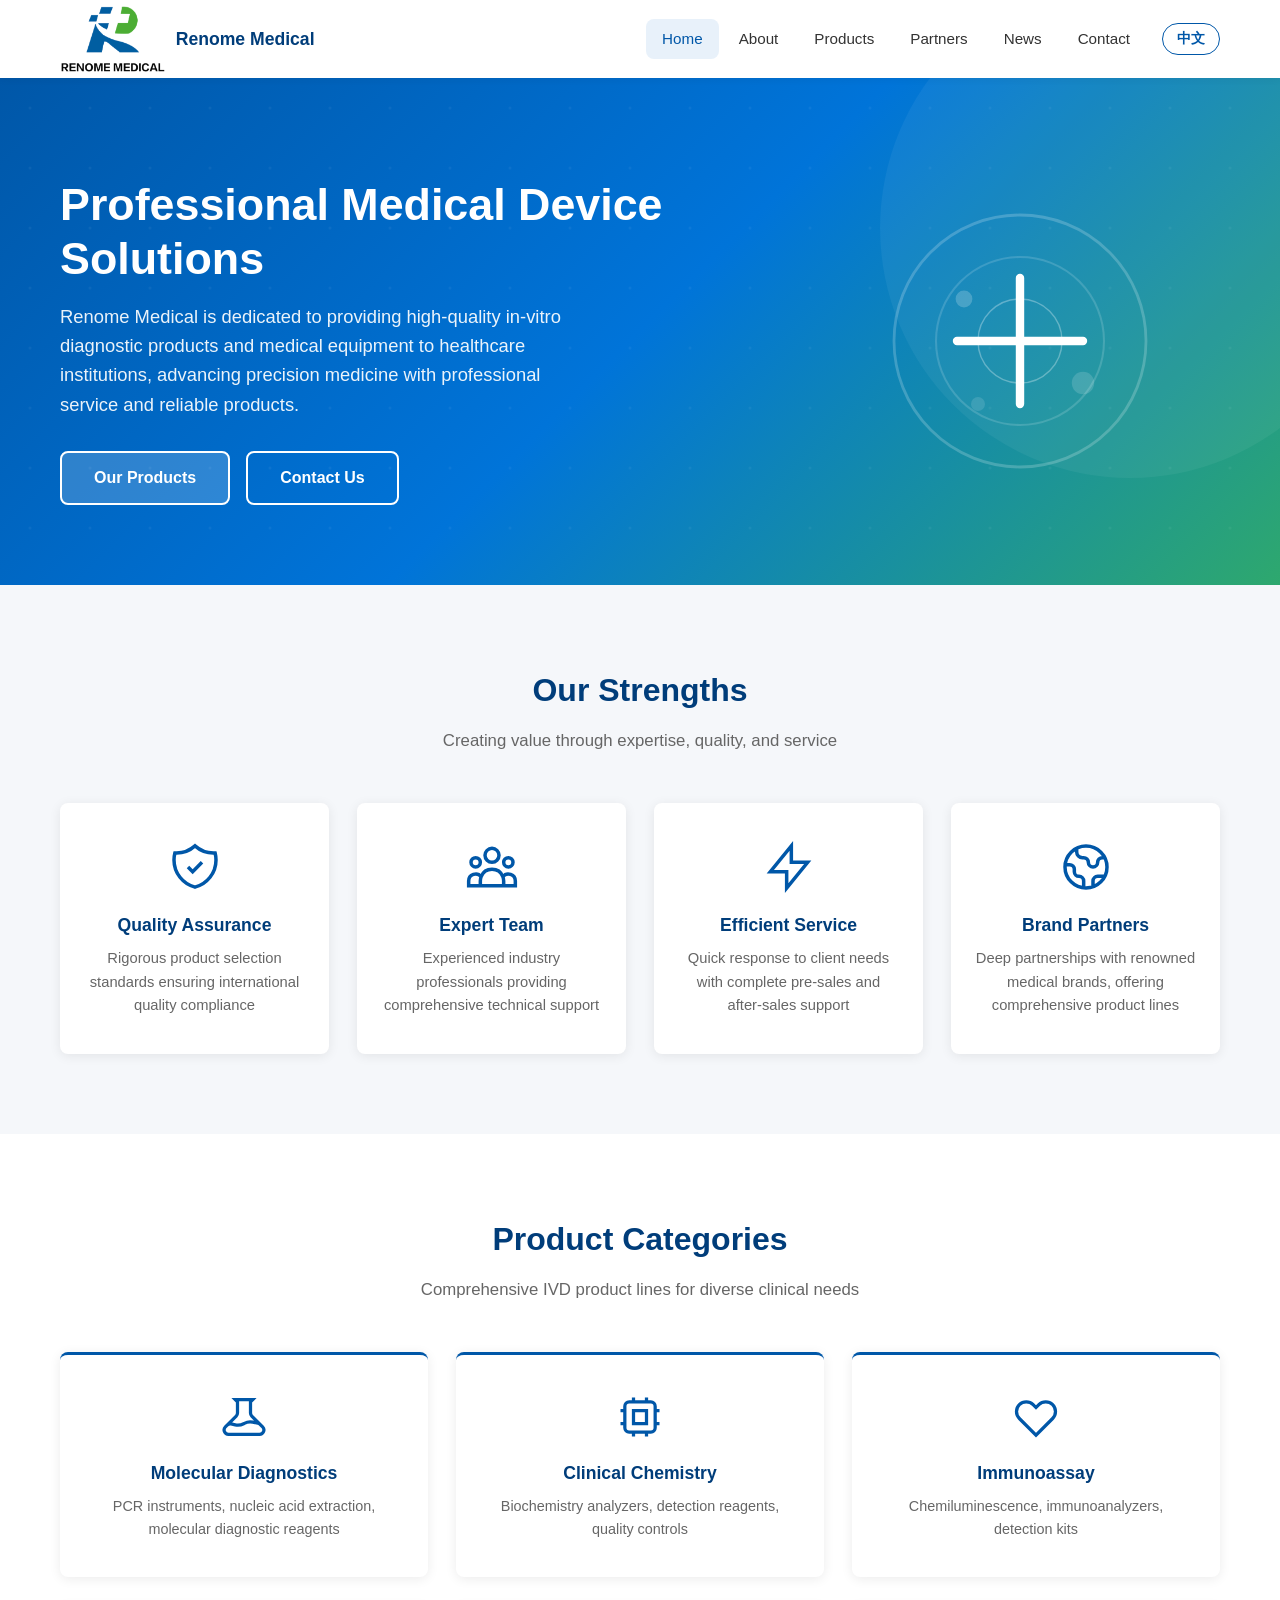
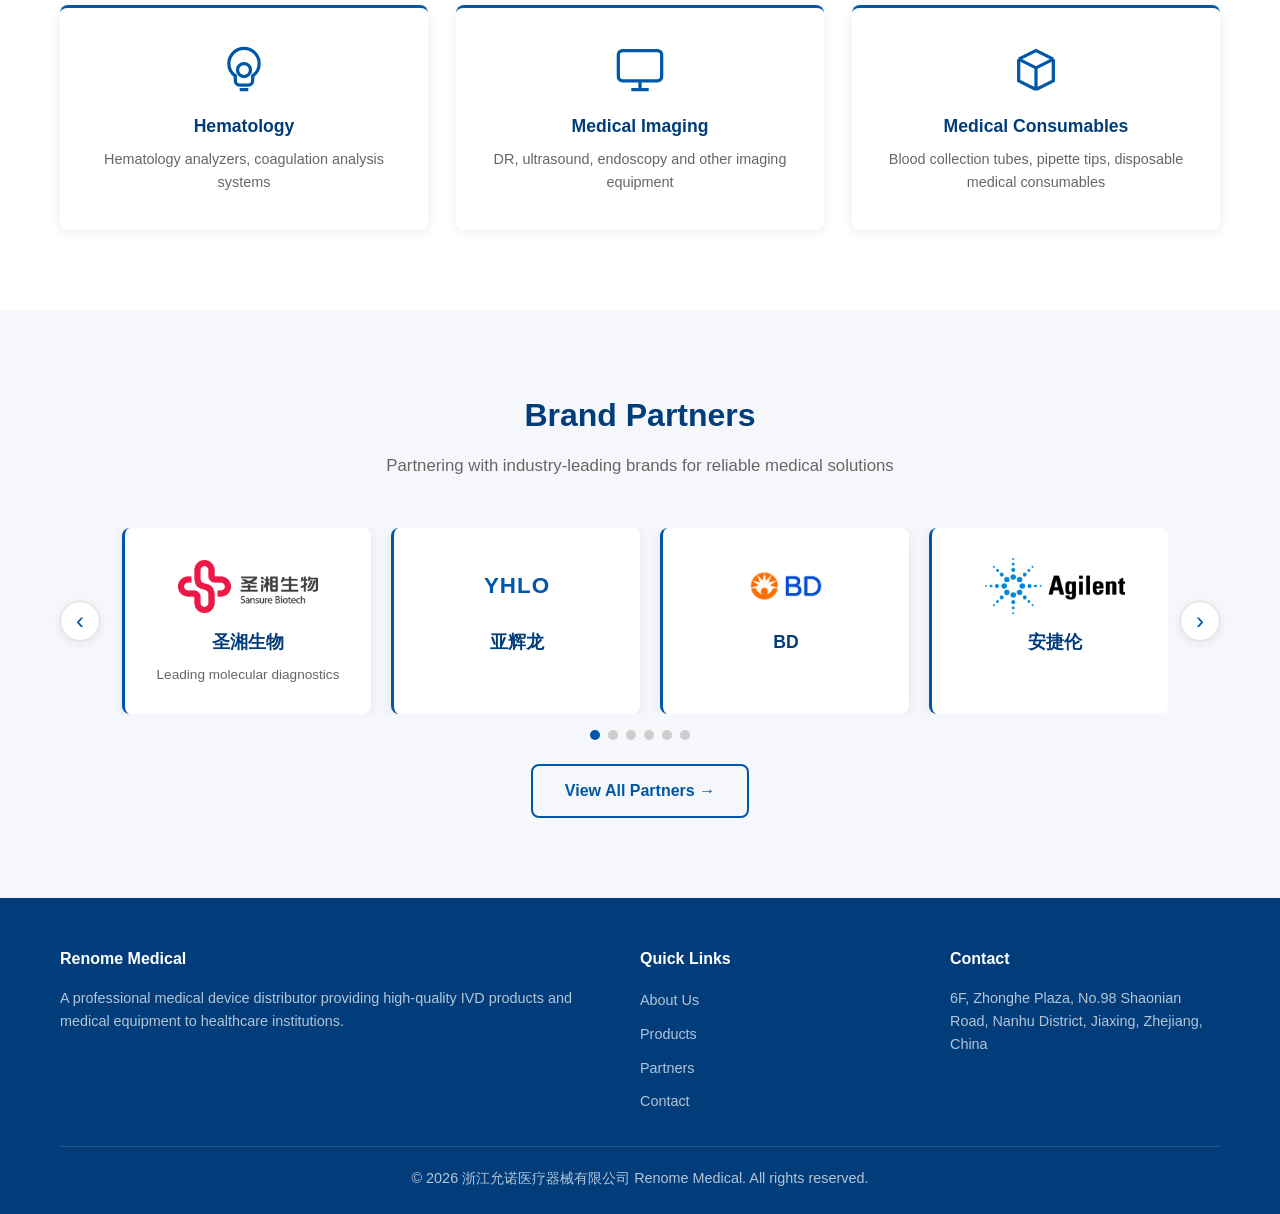
<file: index.html>
﻿<!DOCTYPE html>
<html lang="zh-CN">
<head>
  <meta charset="UTF-8">
  <meta name="viewport" content="width=device-width,initial-scale=1">
  <title data-cn="浙江允诺医疗器械有限公司 - 专业医疗器械经销商" data-en="Renome Medical - Professional Medical Device Distributor">浙江允诺医疗器械有限公司</title>
  <meta name="description" content="浙江允诺医疗器械有限公司 - Renome Medical. Professional medical device distributor based in Jiaxing, Zhejiang, China.">
  <meta name="keywords" content="medical devices, 医疗器械, Renome Medical, 允诺医疗, molecular diagnostics, 分子诊断, Sansure Biotech, 圣湘生物, 嘉兴医疗器械, IVD, 体外诊断, BD, 蔡司, 迈瑞, 安捷伦, 徕卡, 奥林巴斯, 德尔格">
  <!-- Open Graph / 微信分享 -->
  <meta property="og:title" content="浙江允诺医疗器械有限公司 - 专业医疗器械经销商">
  <meta property="og:description" content="携手圣湘生物、BD、蔡司、迈瑞等行业领先品牌，提供分子诊断、检验、病理、影像等全线医疗设备解决方案。">
  <meta property="og:image" content="https://renome-medical.com/logo.png">
  <meta property="og:url" content="https://renome-medical.com">
  <meta property="og:type" content="website">
  <meta property="og:locale" content="zh_CN">
  <link rel="icon" href="logo.png">
  <link rel="stylesheet" href="css/style.css">
  <!-- 百度统计 placeholder - 等拿到百度站长验证码后替换 -->
  <!-- <meta name="baidu-site-verification" content="YOUR_CODE"> -->
</head>
<body>
  <!-- Header -->
  <header class="header">
    <div class="container">
      <a href="index.html" class="logo"><img src="logo.png" alt="Renome Medical"><span data-cn="允诺医疗" data-en="Renome Medical">允诺医疗</span></a>
      <button class="mobile-toggle" onclick="toggleNav()" aria-label="Menu">☰</button>
      <nav class="nav">
        <a href="index.html" data-page="index" data-cn="首页" data-en="Home">首页</a>
        <a href="about.html" data-page="about" data-cn="关于我们" data-en="About">关于我们</a>
        <a href="products.html" data-page="products" data-cn="产品中心" data-en="Products">产品中心</a>
        <a href="partners.html" data-page="partners" data-cn="品牌合作" data-en="Partners">品牌合作</a>
        <a href="news.html" data-page="news" data-cn="新闻动态" data-en="News">新闻动态</a>
        <a href="contact.html" data-page="contact" data-cn="联系我们" data-en="Contact">联系我们</a>
        <button class="lang-toggle" onclick="toggleLang()">EN</button>
      </nav>
    </div>
  </header>

  <!-- Hero -->
  <section class="hero">
    <div class="container">
      <div class="hero-content">
        <h1 data-cn="专业医疗器械解决方案" data-en="Professional Medical Device Solutions">专业医疗器械解决方案</h1>
        <p data-cn="浙江允诺医疗器械有限公司致力于为医疗机构提供高品质的体外诊断产品及医疗设备，以专业的服务和可靠的产品助力精准医疗发展。" data-en="Renome Medical is dedicated to providing high-quality in-vitro diagnostic products and medical equipment to healthcare institutions, advancing precision medicine with professional service and reliable products.">浙江允诺医疗器械有限公司致力于为医疗机构提供高品质的体外诊断产品及医疗设备，以专业的服务和可靠的产品助力精准医疗发展。</p>
        <div class="hero-buttons">
          <a href="products.html" class="btn btn-primary" data-cn="产品中心" data-en="Our Products">产品中心</a>
          <a href="contact.html" class="btn btn-outline" data-cn="联系我们" data-en="Contact Us">联系我们</a>
        </div>
      </div>
      <div class="hero-visual">
        <div class="hero-icon">
          <svg viewBox="0 0 200 200" fill="none" xmlns="http://www.w3.org/2000/svg">
            <circle cx="100" cy="100" r="90" stroke="rgba(255,255,255,.2)" stroke-width="2"/>
            <circle cx="100" cy="100" r="60" stroke="rgba(255,255,255,.15)" stroke-width="1.5"/>
            <path d="M100 55v90M55 100h90" stroke="#fff" stroke-width="6" stroke-linecap="round"/>
            <circle cx="100" cy="100" r="30" stroke="rgba(255,255,255,.3)" stroke-width="1"/>
            <circle cx="60" cy="70" r="6" fill="rgba(255,255,255,.2)"/>
            <circle cx="145" cy="130" r="8" fill="rgba(255,255,255,.15)"/>
            <circle cx="70" cy="145" r="5" fill="rgba(255,255,255,.12)"/>
          </svg>
        </div>
      </div>
    </div>
  </section>

  <!-- Strengths -->
  <section class="section strengths">
    <div class="container">
      <h2 class="section-title fade-in" data-cn="我们的优势" data-en="Our Strengths">我们的优势</h2>
      <p class="section-subtitle fade-in" data-cn="以专业、品质、服务为核心，为客户创造价值" data-en="Creating value through expertise, quality, and service">以专业、品质、服务为核心，为客户创造价值</p>
      <div class="strengths-grid">
        <div class="strength-card fade-in">
          <div class="strength-icon"><svg viewBox="0 0 24 24" fill="none" stroke="currentColor" stroke-width="1.5"><path d="M9 12l2 2 4-4m5.618-4.016A11.955 11.955 0 0112 2.944a11.955 11.955 0 01-8.618 3.04A12.02 12.02 0 003 9c0 5.591 3.824 10.29 9 11.622 5.176-1.332 9-6.03 9-11.622 0-1.042-.133-2.052-.382-3.016z"/></svg></div>
          <h3 data-cn="品质保障" data-en="Quality Assurance">品质保障</h3>
          <p data-cn="严格的产品筛选标准，确保每一件产品都符合国际质量标准" data-en="Rigorous product selection standards ensuring international quality compliance">严格的产品筛选标准，确保每一件产品都符合国际质量标准</p>
        </div>
        <div class="strength-card fade-in">
          <div class="strength-icon"><svg viewBox="0 0 24 24" fill="none" stroke="currentColor" stroke-width="1.5"><path d="M17 20h5v-2a3 3 0 00-5.356-1.857M17 20H7m10 0v-2c0-.656-.126-1.283-.356-1.857M7 20H2v-2a3 3 0 015.356-1.857M7 20v-2c0-.656.126-1.283.356-1.857m0 0a5.002 5.002 0 019.288 0M15 7a3 3 0 11-6 0 3 3 0 016 0zm6 3a2 2 0 11-4 0 2 2 0 014 0zM7 10a2 2 0 11-4 0 2 2 0 014 0z"/></svg></div>
          <h3 data-cn="专业团队" data-en="Expert Team">专业团队</h3>
          <p data-cn="拥有丰富的行业经验和专业技术团队，提供全方位技术支持" data-en="Experienced industry professionals providing comprehensive technical support">拥有丰富的行业经验和专业技术团队，提供全方位技术支持</p>
        </div>
        <div class="strength-card fade-in">
          <div class="strength-icon"><svg viewBox="0 0 24 24" fill="none" stroke="currentColor" stroke-width="1.5"><path d="M13 10V3L4 14h7v7l9-11h-7z"/></svg></div>
          <h3 data-cn="高效服务" data-en="Efficient Service">高效服务</h3>
          <p data-cn="快速响应客户需求，完善的售前咨询和售后服务体系" data-en="Quick response to client needs with complete pre-sales and after-sales support">快速响应客户需求，完善的售前咨询和售后服务体系</p>
        </div>
        <div class="strength-card fade-in">
          <div class="strength-icon"><svg viewBox="0 0 24 24" fill="none" stroke="currentColor" stroke-width="1.5"><path d="M3.055 11H5a2 2 0 012 2v1a2 2 0 002 2 2 2 0 012 2v2.945M8 3.935V5.5A2.5 2.5 0 0010.5 8h.5a2 2 0 012 2 2 2 0 104 0 2 2 0 012-2h1.064M15 20.488V18a2 2 0 012-2h3.064M21 12a9 9 0 11-18 0 9 9 0 0118 0z"/></svg></div>
          <h3 data-cn="品牌合作" data-en="Brand Partners">品牌合作</h3>
          <p data-cn="与国内外知名医疗品牌深度合作，产品线覆盖全面" data-en="Deep partnerships with renowned medical brands, offering comprehensive product lines">与国内外知名医疗品牌深度合作，产品线覆盖全面</p>
        </div>
      </div>
    </div>
  </section>

  <!-- Product Overview -->
  <section class="section">
    <div class="container">
      <h2 class="section-title fade-in" data-cn="产品中心" data-en="Product Categories">产品中心</h2>
      <p class="section-subtitle fade-in" data-cn="覆盖体外诊断全产品线，满足不同临床需求" data-en="Comprehensive IVD product lines for diverse clinical needs">覆盖体外诊断全产品线，满足不同临床需求</p>
      <div class="products-grid">
        <div class="product-card fade-in" onclick="location.href='products.html'">
          <div class="product-icon"><svg viewBox="0 0 24 24" fill="none" stroke="currentColor" stroke-width="1.5"><path d="M19.428 15.428a2 2 0 00-1.022-.547l-2.387-.477a6 6 0 00-3.86.517l-.318.158a6 6 0 01-3.86.517L6.05 15.21a2 2 0 00-1.806.547M8 4h8l-1 1v5.172a2 2 0 00.586 1.414l5 5c1.26 1.26.367 3.414-1.415 3.414H4.828c-1.782 0-2.674-2.154-1.414-3.414l5-5A2 2 0 009 10.172V5L8 4z"/></svg></div>
          <h3 data-cn="分子诊断" data-en="Molecular Diagnostics">分子诊断</h3>
          <p data-cn="PCR仪器、核酸提取、分子诊断试剂" data-en="PCR instruments, nucleic acid extraction, molecular diagnostic reagents">PCR仪器、核酸提取、分子诊断试剂</p>
        </div>
        <div class="product-card fade-in" onclick="location.href='products.html'">
          <div class="product-icon"><svg viewBox="0 0 24 24" fill="none" stroke="currentColor" stroke-width="1.5"><path d="M9 3v2m6-2v2M9 19v2m6-2v2M5 9H3m2 6H3m18-6h-2m2 6h-2M7 19h10a2 2 0 002-2V7a2 2 0 00-2-2H7a2 2 0 00-2 2v10a2 2 0 002 2zM9 9h6v6H9V9z"/></svg></div>
          <h3 data-cn="临床化学" data-en="Clinical Chemistry">临床化学</h3>
          <p data-cn="生化分析仪、检测试剂、质控品" data-en="Biochemistry analyzers, detection reagents, quality controls">生化分析仪、检测试剂、质控品</p>
        </div>
        <div class="product-card fade-in" onclick="location.href='products.html'">
          <div class="product-icon"><svg viewBox="0 0 24 24" fill="none" stroke="currentColor" stroke-width="1.5"><path d="M4.318 6.318a4.5 4.5 0 000 6.364L12 20.364l7.682-7.682a4.5 4.5 0 00-6.364-6.364L12 7.636l-1.318-1.318a4.5 4.5 0 00-6.364 0z"/></svg></div>
          <h3 data-cn="免疫诊断" data-en="Immunoassay">免疫诊断</h3>
          <p data-cn="化学发光、免疫分析仪、检测试剂盒" data-en="Chemiluminescence, immunoanalyzers, detection kits">化学发光、免疫分析仪、检测试剂盒</p>
        </div>
        <div class="product-card fade-in" onclick="location.href='products.html'">
          <div class="product-icon"><svg viewBox="0 0 24 24" fill="none" stroke="currentColor" stroke-width="1.5"><circle cx="12" cy="12" r="3"/><path d="M12 2a7 7 0 017 7c0 2.38-1.19 4.47-3 5.74V17a2 2 0 01-2 2h-4a2 2 0 01-2-2v-2.26C6.19 13.47 5 11.38 5 9a7 7 0 017-7zM10 21h4"/></svg></div>
          <h3 data-cn="血液分析" data-en="Hematology">血液分析</h3>
          <p data-cn="血液分析仪、血凝分析系统" data-en="Hematology analyzers, coagulation analysis systems">血液分析仪、血凝分析系统</p>
        </div>
        <div class="product-card fade-in" onclick="location.href='products.html'">
          <div class="product-icon"><svg viewBox="0 0 24 24" fill="none" stroke="currentColor" stroke-width="1.5"><rect x="2" y="3" width="20" height="14" rx="2"/><path d="M8 21h8M12 17v4"/></svg></div>
          <h3 data-cn="医学影像" data-en="Medical Imaging">医学影像</h3>
          <p data-cn="DR、超声、内窥镜等影像设备" data-en="DR, ultrasound, endoscopy and other imaging equipment">DR、超声、内窥镜等影像设备</p>
        </div>
        <div class="product-card fade-in" onclick="location.href='products.html'">
          <div class="product-icon"><svg viewBox="0 0 24 24" fill="none" stroke="currentColor" stroke-width="1.5"><path d="M20 7l-8-4-8 4m16 0l-8 4m8-4v10l-8 4m0-10L4 7m8 4v10M4 7v10l8 4"/></svg></div>
          <h3 data-cn="医用耗材" data-en="Medical Consumables">医用耗材</h3>
          <p data-cn="采血管、移液器吸头、一次性医用耗材" data-en="Blood collection tubes, pipette tips, disposable medical consumables">采血管、移液器吸头、一次性医用耗材</p>
        </div>
      </div>
    </div>
  </section>

  <!-- Partners Preview -->
  <section class="section partners">
    <div class="container">
      <h2 class="section-title fade-in" data-cn="品牌合作伙伴" data-en="Brand Partners">品牌合作伙伴</h2>
      <p class="section-subtitle fade-in" data-cn="携手行业领先品牌，提供可靠的医疗解决方案" data-en="Partnering with industry-leading brands for reliable medical solutions">携手行业领先品牌，提供可靠的医疗解决方案</p>
      <div class="partner-carousel fade-in">
        <button class="carousel-btn carousel-prev" onclick="partnerCarousel(-1)" aria-label="Previous">‹</button>
        <div class="carousel-viewport">
          <div class="carousel-track" id="partnerTrack">
            <div class="carousel-card">
              <div class="brand-logo"><img src="images/sansure-logo.png" alt="Sansure Biotech 圣湘生物"></div>
              <div class="brand-cn">圣湘生物</div>
              <div class="brand-desc" data-cn="分子诊断领先企业" data-en="Leading molecular diagnostics">分子诊断领先企业</div>
            </div>
            <div class="carousel-card">
              <div class="brand-logo"><span class="brand-logo-text">YHLO</span></div>
              <div class="brand-cn">亚辉龙</div>
            </div>
            <div class="carousel-card">
              <div class="brand-logo"><img src="images/partners/bd.png" alt="BD"></div>
              <div class="brand-cn">BD</div>
            </div>
            <div class="carousel-card">
              <div class="brand-logo"><img src="images/partners/agilent.png" alt="Agilent"></div>
              <div class="brand-cn">安捷伦</div>
            </div>
            <div class="carousel-card">
              <div class="brand-logo"><img src="images/partners/zeiss.png" alt="ZEISS"></div>
              <div class="brand-cn">蔡司</div>
            </div>
            <div class="carousel-card">
              <div class="brand-logo"><span class="brand-logo-text" style="color:#00a4e4">Mindray</span></div>
              <div class="brand-cn">迈瑞</div>
            </div>
            <div class="carousel-card">
              <div class="brand-logo"><img src="images/partners/draeger.png" alt="Dräger"></div>
              <div class="brand-cn">德尔格</div>
            </div>
            <div class="carousel-card">
              <div class="brand-logo"><img src="images/partners/leica.jpg" alt="Leica"></div>
              <div class="brand-cn">徕卡</div>
            </div>
            <div class="carousel-card">
              <div class="brand-logo"><img src="images/partners/olympus.png" alt="Olympus"></div>
              <div class="brand-cn">奥林巴斯</div>
            </div>
          </div>
        </div>
        <button class="carousel-btn carousel-next" onclick="partnerCarousel(1)" aria-label="Next">›</button>
      </div>
      <div class="carousel-dots fade-in" id="carouselDots"></div>
      <div style="text-align:center;margin-top:24px" class="fade-in">
        <a href="partners.html" class="btn btn-outline" data-cn="查看全部合作伙伴 →" data-en="View All Partners →">查看全部合作伙伴 →</a>
      </div>
    </div>
  </section>

  <!-- Footer -->
  <footer class="footer">
    <div class="container">
      <div class="footer-grid">
        <div>
          <h4 data-cn="浙江允诺医疗器械有限公司" data-en="Renome Medical">浙江允诺医疗器械有限公司</h4>
          <p data-cn="专业的医疗器械经销商，为医疗机构提供高品质的体外诊断产品及医疗设备。" data-en="A professional medical device distributor providing high-quality IVD products and medical equipment to healthcare institutions.">专业的医疗器械经销商，为医疗机构提供高品质的体外诊断产品及医疗设备。</p>
        </div>
        <div>
          <h4 data-cn="快速链接" data-en="Quick Links">快速链接</h4>
          <ul class="footer-links">
            <li><a href="about.html" data-cn="关于我们" data-en="About Us">关于我们</a></li>
            <li><a href="products.html" data-cn="产品中心" data-en="Products">产品中心</a></li>
            <li><a href="partners.html" data-cn="品牌合作" data-en="Partners">品牌合作</a></li>
            <li><a href="contact.html" data-cn="联系我们" data-en="Contact">联系我们</a></li>
          </ul>
        </div>
        <div>
          <h4 data-cn="联系方式" data-en="Contact">联系方式</h4>
          <p data-cn="浙江省嘉兴市南湖区少年路98号中和广场六楼" data-en="6F, Zhonghe Plaza, No.98 Shaonian Road, Nanhu District, Jiaxing, Zhejiang, China">浙江省嘉兴市南湖区少年路98号中和广场六楼</p>
        </div>
      </div>
      <div class="footer-bottom">
        <p>© 2026 浙江允诺医疗器械有限公司 Renome Medical. All rights reserved.</p>
      </div>
    </div>
  </footer>
  <script src="js/main.js"></script>
</body>
</html>
</file>
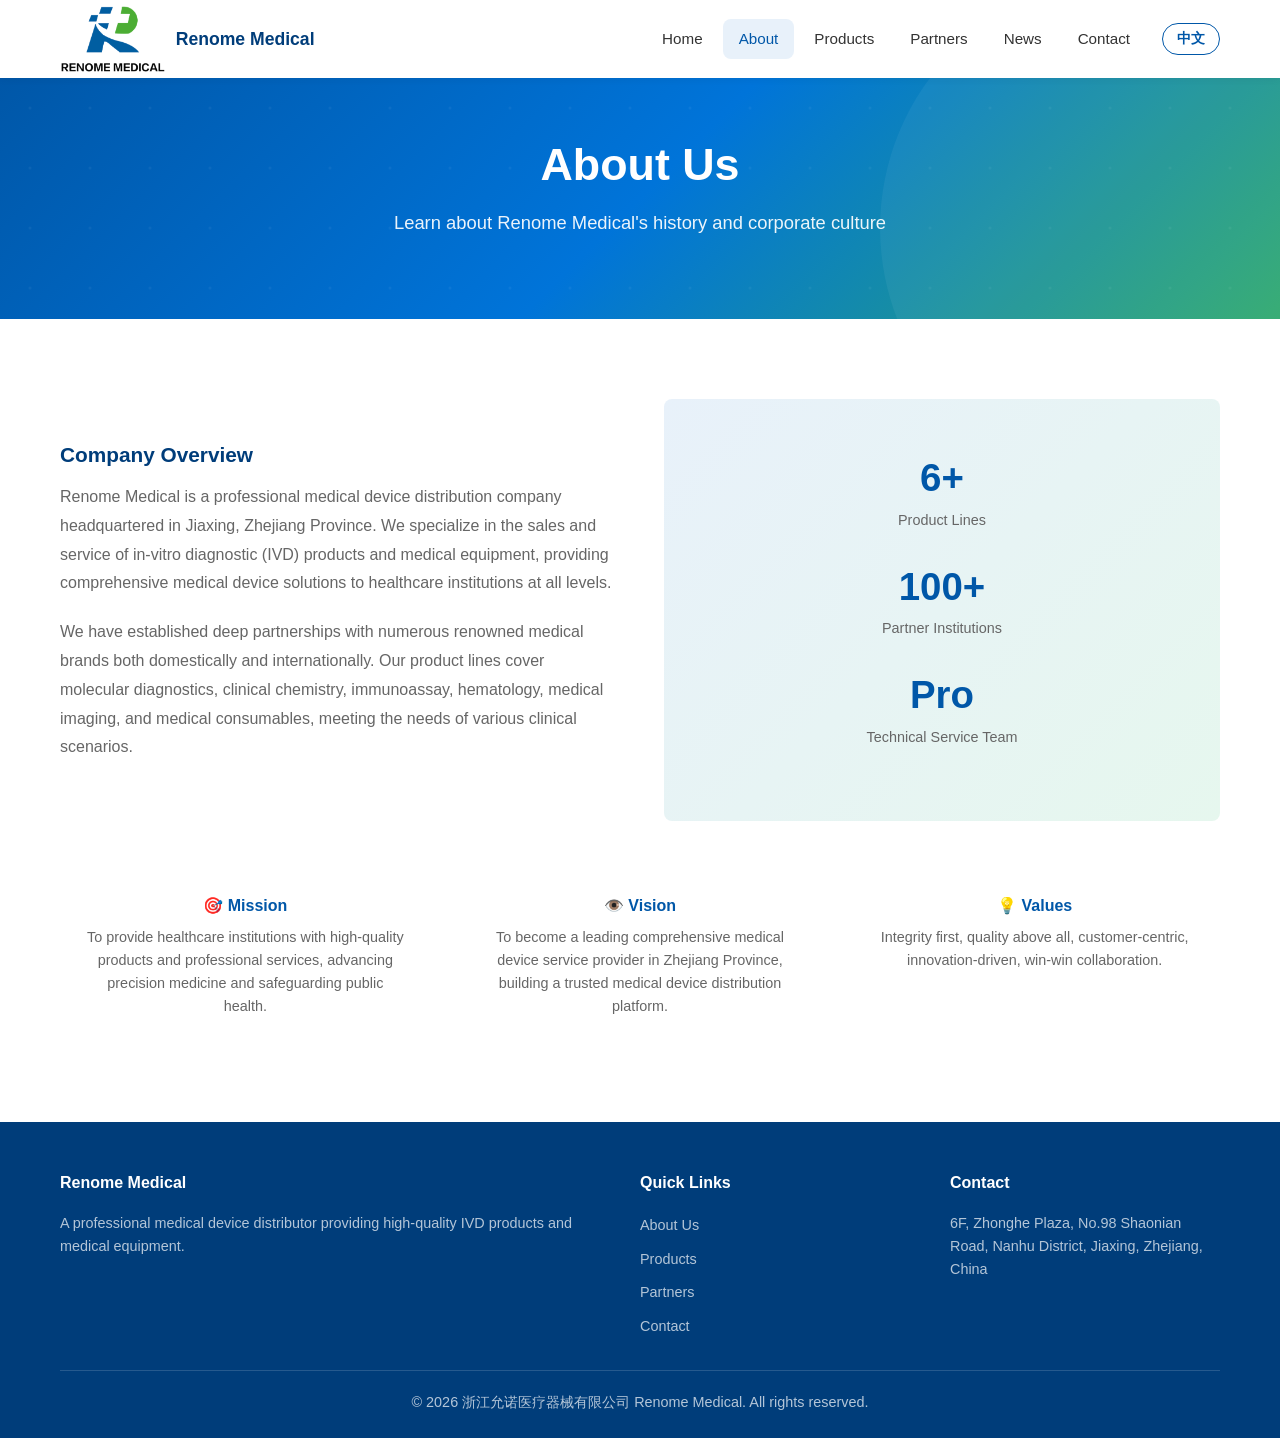
<file: about.html>
﻿<!DOCTYPE html>
<html lang="zh-CN">
<head>
  <meta charset="UTF-8">
  <meta name="viewport" content="width=device-width,initial-scale=1">
  <title data-cn="关于我们 - 浙江允诺医疗器械有限公司" data-en="About Us - Renome Medical">关于我们 - 浙江允诺医疗器械有限公司</title>
  <meta name="description" content="了解浙江允诺医疗器械有限公司 - Learn about Renome Medical, a professional medical device distributor.">
  <link rel="icon" href="logo.png">
  <link rel="stylesheet" href="css/style.css">
</head>
<body>
  <header class="header">
    <div class="container">
      <a href="index.html" class="logo"><img src="logo.png" alt="Renome Medical"><span data-cn="允诺医疗" data-en="Renome Medical">允诺医疗</span></a>
      <button class="mobile-toggle" onclick="toggleNav()" aria-label="Menu">☰</button>
      <nav class="nav">
        <a href="index.html" data-page="index" data-cn="首页" data-en="Home">首页</a>
        <a href="about.html" data-page="about" data-cn="关于我们" data-en="About">关于我们</a>
        <a href="products.html" data-page="products" data-cn="产品中心" data-en="Products">产品中心</a>
        <a href="partners.html" data-page="partners" data-cn="品牌合作" data-en="Partners">品牌合作</a>
        <a href="news.html" data-page="news" data-cn="新闻动态" data-en="News">新闻动态</a>
        <a href="contact.html" data-page="contact" data-cn="联系我们" data-en="Contact">联系我们</a>
        <button class="lang-toggle" onclick="toggleLang()">EN</button>
      </nav>
    </div>
  </header>

  <section class="hero" style="padding:60px 0 50px">
    <div class="container" style="flex-direction:column;text-align:center">
      <div class="hero-content">
        <h1 data-cn="关于我们" data-en="About Us">关于我们</h1>
        <p data-cn="了解浙江允诺医疗器械有限公司的发展历程与企业文化" data-en="Learn about Renome Medical's history and corporate culture">了解浙江允诺医疗器械有限公司的发展历程与企业文化</p>
      </div>
    </div>
  </section>

  <section class="section">
    <div class="container">
      <div class="about-content fade-in">
        <div class="about-text">
          <h3 data-cn="公司简介" data-en="Company Overview">公司简介</h3>
          <p data-cn="浙江允诺医疗器械有限公司是一家专业的医疗器械经销企业，总部位于浙江省嘉兴市。公司专注于体外诊断产品（IVD）及医疗设备的销售与服务，为各级医疗机构提供全面的医疗器械解决方案。" data-en="Renome Medical is a professional medical device distribution company headquartered in Jiaxing, Zhejiang Province. We specialize in the sales and service of in-vitro diagnostic (IVD) products and medical equipment, providing comprehensive medical device solutions to healthcare institutions at all levels.">浙江允诺医疗器械有限公司是一家专业的医疗器械经销企业，总部位于浙江省嘉兴市。公司专注于体外诊断产品（IVD）及医疗设备的销售与服务，为各级医疗机构提供全面的医疗器械解决方案。</p>
          <p data-cn="公司与国内外众多知名医疗品牌建立了深度合作关系，产品线涵盖分子诊断、临床化学、免疫诊断、血液分析、医学影像和医用耗材等多个领域，能够满足不同临床场景的需求。" data-en="We have established deep partnerships with numerous renowned medical brands both domestically and internationally. Our product lines cover molecular diagnostics, clinical chemistry, immunoassay, hematology, medical imaging, and medical consumables, meeting the needs of various clinical scenarios.">公司与国内外众多知名医疗品牌建立了深度合作关系，产品线涵盖分子诊断、临床化学、免疫诊断、血液分析、医学影像和医用耗材等多个领域。</p>
        </div>
        <div class="about-visual">
          <div class="stat"><div class="stat-num" data-cn="6+" data-en="6+">6+</div><div class="stat-label" data-cn="产品线覆盖" data-en="Product Lines">产品线覆盖</div></div>
          <div class="stat"><div class="stat-num" data-cn="100+" data-en="100+">100+</div><div class="stat-label" data-cn="合作医疗机构" data-en="Partner Institutions">合作医疗机构</div></div>
          <div class="stat"><div class="stat-num" data-cn="专业" data-en="Pro">专业</div><div class="stat-label" data-cn="技术服务团队" data-en="Technical Service Team">技术服务团队</div></div>
        </div>
      </div>

      <div class="values-grid fade-in">
        <div class="value-card">
          <h4 data-cn="🎯 使命" data-en="🎯 Mission">🎯 使命</h4>
          <p data-cn="为医疗机构提供高品质的产品和专业的服务，助力精准医疗发展，守护人民健康。" data-en="To provide healthcare institutions with high-quality products and professional services, advancing precision medicine and safeguarding public health.">为医疗机构提供高品质的产品和专业的服务，助力精准医疗发展，守护人民健康。</p>
        </div>
        <div class="value-card">
          <h4 data-cn="👁️ 愿景" data-en="👁️ Vision">👁️ 愿景</h4>
          <p data-cn="成为浙江省领先的医疗器械综合服务商，打造值得信赖的医疗器械流通平台。" data-en="To become a leading comprehensive medical device service provider in Zhejiang Province, building a trusted medical device distribution platform.">成为浙江省领先的医疗器械综合服务商，打造值得信赖的医疗器械流通平台。</p>
        </div>
        <div class="value-card">
          <h4 data-cn="💡 价值观" data-en="💡 Values">💡 价值观</h4>
          <p data-cn="诚信为本、品质至上、客户第一、创新驱动、合作共赢。" data-en="Integrity first, quality above all, customer-centric, innovation-driven, win-win collaboration.">诚信为本、品质至上、客户第一、创新驱动、合作共赢。</p>
        </div>
      </div>
    </div>
  </section>

  <footer class="footer">
    <div class="container">
      <div class="footer-grid">
        <div>
          <h4 data-cn="浙江允诺医疗器械有限公司" data-en="Renome Medical">浙江允诺医疗器械有限公司</h4>
          <p data-cn="专业的医疗器械经销商，为医疗机构提供高品质的体外诊断产品及医疗设备。" data-en="A professional medical device distributor providing high-quality IVD products and medical equipment.">专业的医疗器械经销商。</p>
        </div>
        <div>
          <h4 data-cn="快速链接" data-en="Quick Links">快速链接</h4>
          <ul class="footer-links">
            <li><a href="about.html" data-cn="关于我们" data-en="About Us">关于我们</a></li>
            <li><a href="products.html" data-cn="产品中心" data-en="Products">产品中心</a></li>
            <li><a href="partners.html" data-cn="品牌合作" data-en="Partners">品牌合作</a></li>
            <li><a href="contact.html" data-cn="联系我们" data-en="Contact">联系我们</a></li>
          </ul>
        </div>
        <div>
          <h4 data-cn="联系方式" data-en="Contact">联系方式</h4>
          <p data-cn="浙江省嘉兴市南湖区少年路98号中和广场六楼" data-en="6F, Zhonghe Plaza, No.98 Shaonian Road, Nanhu District, Jiaxing, Zhejiang, China">浙江省嘉兴市南湖区少年路98号中和广场六楼</p>
        </div>
      </div>
      <div class="footer-bottom"><p>© 2026 浙江允诺医疗器械有限公司 Renome Medical. All rights reserved.</p></div>
    </div>
  </footer>
  <script src="js/main.js"></script>
</body>
</html>
</file>
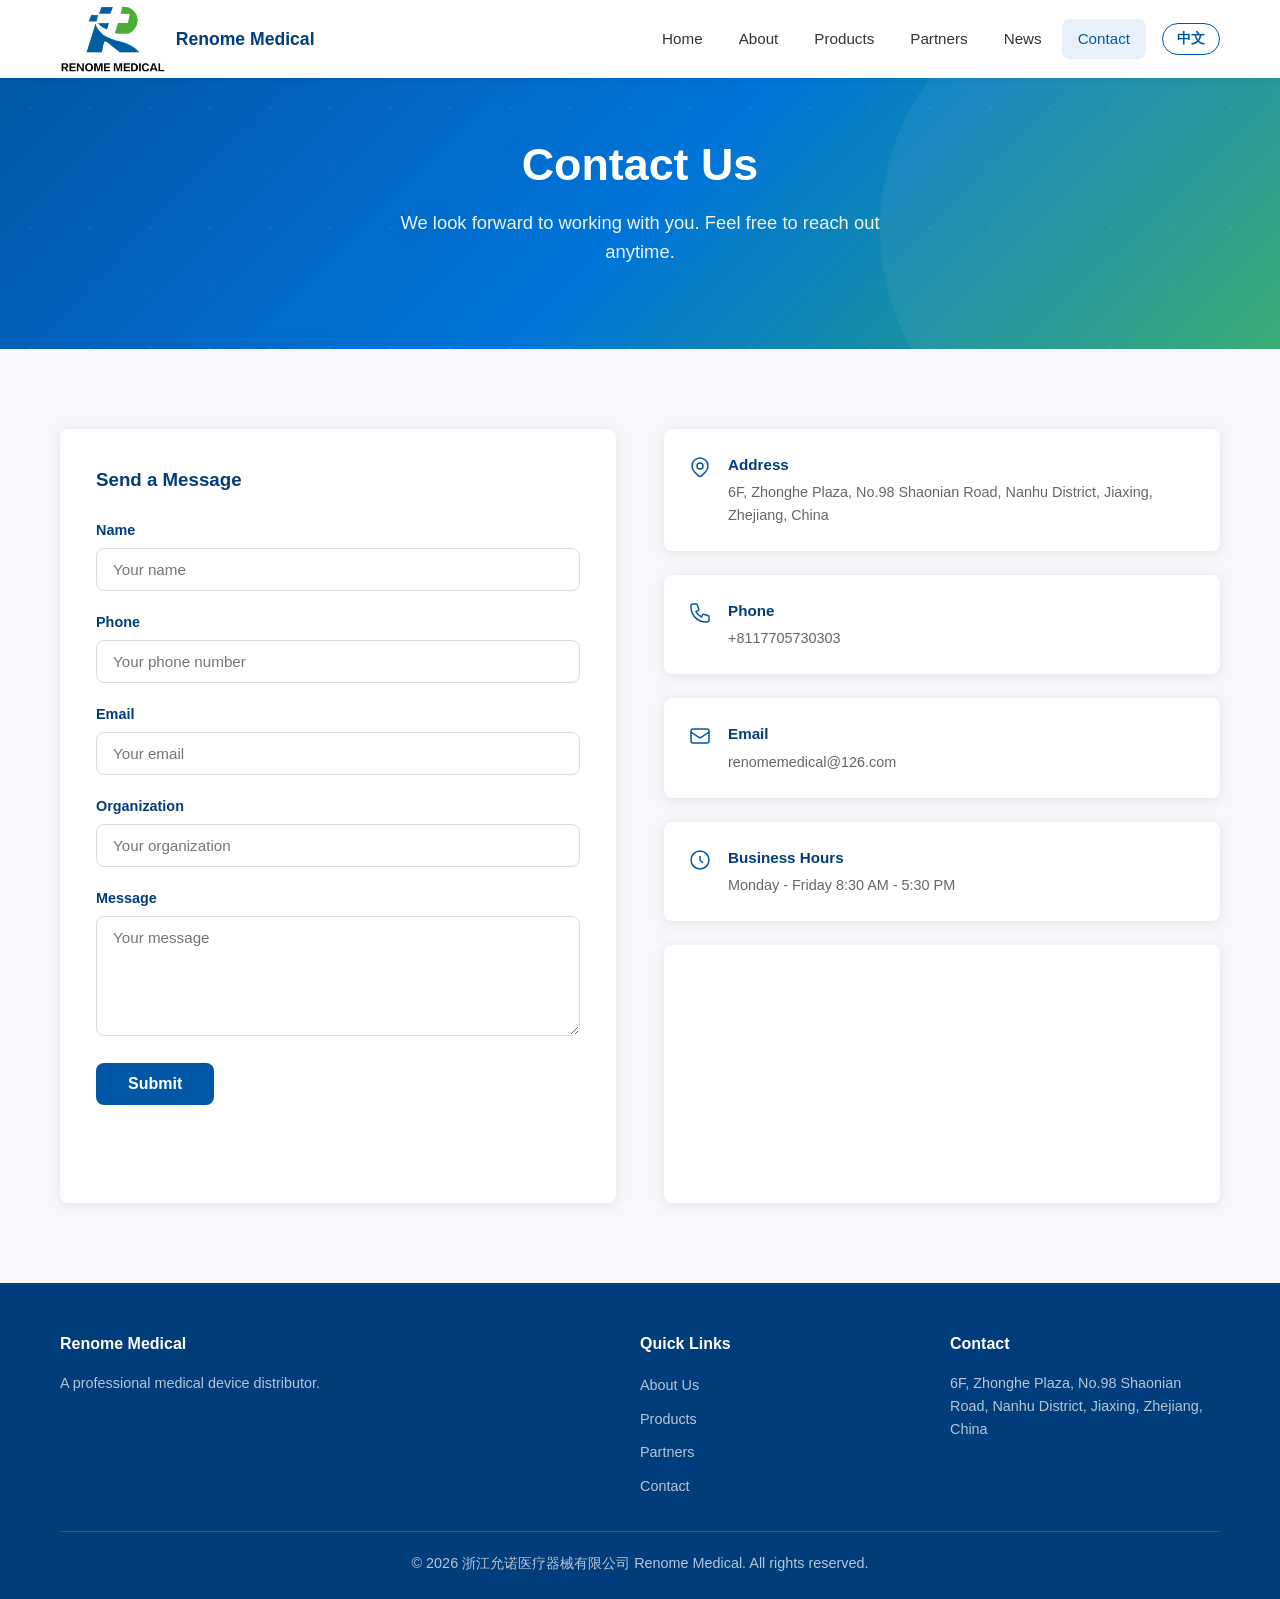
<file: contact.html>
﻿<!DOCTYPE html>
<html lang="zh-CN">
<head>
  <meta charset="UTF-8">
  <meta name="viewport" content="width=device-width,initial-scale=1">
  <title data-cn="联系我们 - 浙江允诺医疗器械有限公司" data-en="Contact Us - Renome Medical">联系我们 - 浙江允诺医疗器械有限公司</title>
  <meta name="description" content="联系浙江允诺医疗器械有限公司 - Contact Renome Medical">
  <link rel="icon" href="logo.png">
  <link rel="stylesheet" href="css/style.css">
</head>
<body>
  <header class="header">
    <div class="container">
      <a href="index.html" class="logo"><img src="logo.png" alt="Renome Medical"><span data-cn="允诺医疗" data-en="Renome Medical">允诺医疗</span></a>
      <button class="mobile-toggle" onclick="toggleNav()" aria-label="Menu">☰</button>
      <nav class="nav">
        <a href="index.html" data-page="index" data-cn="首页" data-en="Home">首页</a>
        <a href="about.html" data-page="about" data-cn="关于我们" data-en="About">关于我们</a>
        <a href="products.html" data-page="products" data-cn="产品中心" data-en="Products">产品中心</a>
        <a href="partners.html" data-page="partners" data-cn="品牌合作" data-en="Partners">品牌合作</a>
        <a href="news.html" data-page="news" data-cn="新闻动态" data-en="News">新闻动态</a>
        <a href="contact.html" data-page="contact" data-cn="联系我们" data-en="Contact">联系我们</a>
        <button class="lang-toggle" onclick="toggleLang()">EN</button>
      </nav>
    </div>
  </header>

  <section class="hero" style="padding:60px 0 50px">
    <div class="container" style="flex-direction:column;text-align:center">
      <div class="hero-content">
        <h1 data-cn="联系我们" data-en="Contact Us">联系我们</h1>
        <p data-cn="期待与您的合作，欢迎随时与我们取得联系" data-en="We look forward to working with you. Feel free to reach out anytime.">期待与您的合作，欢迎随时与我们取得联系</p>
      </div>
    </div>
  </section>

  <section class="section contact">
    <div class="container">
      <div class="contact-grid">
        <div class="contact-form fade-in">
          <h3 style="margin-bottom:24px;color:var(--blue-dark)" data-cn="在线留言" data-en="Send a Message">在线留言</h3>
          <form action="https://formsubmit.co/renomemedical@126.com" method="POST">
            <input type="hidden" name="_subject" value="允诺医疗官网 - 新留言">
            <input type="hidden" name="_captcha" value="false">
            <input type="hidden" name="_next" value="https://renome-medical.com/contact.html">
            <input type="text" name="_honey" style="display:none">
            <div class="form-group">
              <label data-cn="姓名" data-en="Name">姓名</label>
              <input type="text" name="name" required data-cn-placeholder="请输入您的姓名" data-en-placeholder="Your name" placeholder="请输入您的姓名">
            </div>
            <div class="form-group">
              <label data-cn="电话" data-en="Phone">电话</label>
              <input type="tel" name="phone" data-cn-placeholder="请输入您的联系电话" data-en-placeholder="Your phone number" placeholder="请输入您的联系电话">
            </div>
            <div class="form-group">
              <label data-cn="邮箱" data-en="Email">邮箱</label>
              <input type="email" name="email" required data-cn-placeholder="请输入您的邮箱" data-en-placeholder="Your email" placeholder="请输入您的邮箱">
            </div>
            <div class="form-group">
              <label data-cn="单位名称" data-en="Organization">单位名称</label>
              <input type="text" name="organization" data-cn-placeholder="请输入您的单位名称" data-en-placeholder="Your organization" placeholder="请输入您的单位名称">
            </div>
            <div class="form-group">
              <label data-cn="留言内容" data-en="Message">留言内容</label>
              <textarea name="message" required data-cn-placeholder="请输入您的留言内容" data-en-placeholder="Your message" placeholder="请输入您的留言内容"></textarea>
            </div>
            <button type="submit" class="btn btn-primary" data-cn="提交留言" data-en="Submit">提交留言</button>
          </form>
        </div>
        <div class="fade-in">
          <div class="contact-info">
            <div class="info-card">
              <svg width="24" height="24" viewBox="0 0 24 24" fill="none" stroke="currentColor" stroke-width="1.5"><path d="M17.657 16.657L13.414 20.9a1.998 1.998 0 01-2.827 0l-4.244-4.243a8 8 0 1111.314 0z"/><path d="M15 11a3 3 0 11-6 0 3 3 0 016 0z"/></svg>
              <div>
                <h4 data-cn="公司地址" data-en="Address">公司地址</h4>
                <p data-cn="浙江省嘉兴市南湖区少年路98号中和广场六楼" data-en="6F, Zhonghe Plaza, No.98 Shaonian Road, Nanhu District, Jiaxing, Zhejiang, China">浙江省嘉兴市南湖区少年路98号中和广场六楼</p>
              </div>
            </div>
            <div class="info-card">
              <svg width="24" height="24" viewBox="0 0 24 24" fill="none" stroke="currentColor" stroke-width="1.5"><path d="M3 5a2 2 0 012-2h3.28a1 1 0 01.948.684l1.498 4.493a1 1 0 01-.502 1.21l-2.257 1.13a11.042 11.042 0 005.516 5.516l1.13-2.257a1 1 0 011.21-.502l4.493 1.498a1 1 0 01.684.949V19a2 2 0 01-2 2h-1C9.716 21 3 14.284 3 6V5z"/></svg>
              <div>
                <h4 data-cn="联系电话" data-en="Phone">联系电话</h4>
                <p>+8117705730303</p>
              </div>
            </div>
            <div class="info-card">
              <svg width="24" height="24" viewBox="0 0 24 24" fill="none" stroke="currentColor" stroke-width="1.5"><path d="M3 8l7.89 5.26a2 2 0 002.22 0L21 8M5 19h14a2 2 0 002-2V7a2 2 0 00-2-2H5a2 2 0 00-2 2v10a2 2 0 002 2z"/></svg>
              <div>
                <h4 data-cn="电子邮箱" data-en="Email">电子邮箱</h4>
                <p>renomemedical@126.com</p>
              </div>
            </div>
            <div class="info-card">
              <svg width="24" height="24" viewBox="0 0 24 24" fill="none" stroke="currentColor" stroke-width="1.5"><path d="M12 8v4l3 3m6-3a9 9 0 11-18 0 9 9 0 0118 0z"/></svg>
              <div>
                <h4 data-cn="工作时间" data-en="Business Hours">工作时间</h4>
                <p data-cn="周一至周五 8:30 - 17:30" data-en="Monday - Friday 8:30 AM - 5:30 PM">周一至周五 8:30 - 17:30</p>
              </div>
            </div>
          </div>
          <div class="map-container" style="margin-top:24px">
            <iframe src="https://www.google.com/maps/embed?pb=!1m18!1m12!1m3!1d3400!2d120.755!3d30.753!2m3!1f0!2f0!3f0!3m2!1i1024!2i768!4f13.1!3m3!1m2!1s0x0%3A0x0!2zMzDCsDQ1JzEwLjgiTiAxMjDCsDQ1JzE4LjAiRQ!5e0!3m2!1sen!2scn!4v1700000000000" allowfullscreen loading="lazy"></iframe>
          </div>
        </div>
      </div>
    </div>
  </section>

  <footer class="footer">
    <div class="container">
      <div class="footer-grid">
        <div>
          <h4 data-cn="浙江允诺医疗器械有限公司" data-en="Renome Medical">浙江允诺医疗器械有限公司</h4>
          <p data-cn="专业的医疗器械经销商。" data-en="A professional medical device distributor.">专业的医疗器械经销商。</p>
        </div>
        <div>
          <h4 data-cn="快速链接" data-en="Quick Links">快速链接</h4>
          <ul class="footer-links">
            <li><a href="about.html" data-cn="关于我们" data-en="About Us">关于我们</a></li>
            <li><a href="products.html" data-cn="产品中心" data-en="Products">产品中心</a></li>
            <li><a href="partners.html" data-cn="品牌合作" data-en="Partners">品牌合作</a></li>
            <li><a href="contact.html" data-cn="联系我们" data-en="Contact">联系我们</a></li>
          </ul>
        </div>
        <div>
          <h4 data-cn="联系方式" data-en="Contact">联系方式</h4>
          <p data-cn="浙江省嘉兴市南湖区少年路98号中和广场六楼" data-en="6F, Zhonghe Plaza, No.98 Shaonian Road, Nanhu District, Jiaxing, Zhejiang, China">浙江省嘉兴市南湖区少年路98号中和广场六楼</p>
        </div>
      </div>
      <div class="footer-bottom"><p>© 2026 浙江允诺医疗器械有限公司 Renome Medical. All rights reserved.</p></div>
    </div>
  </footer>
  <script src="js/main.js"></script>
</body>
</html>
</file>
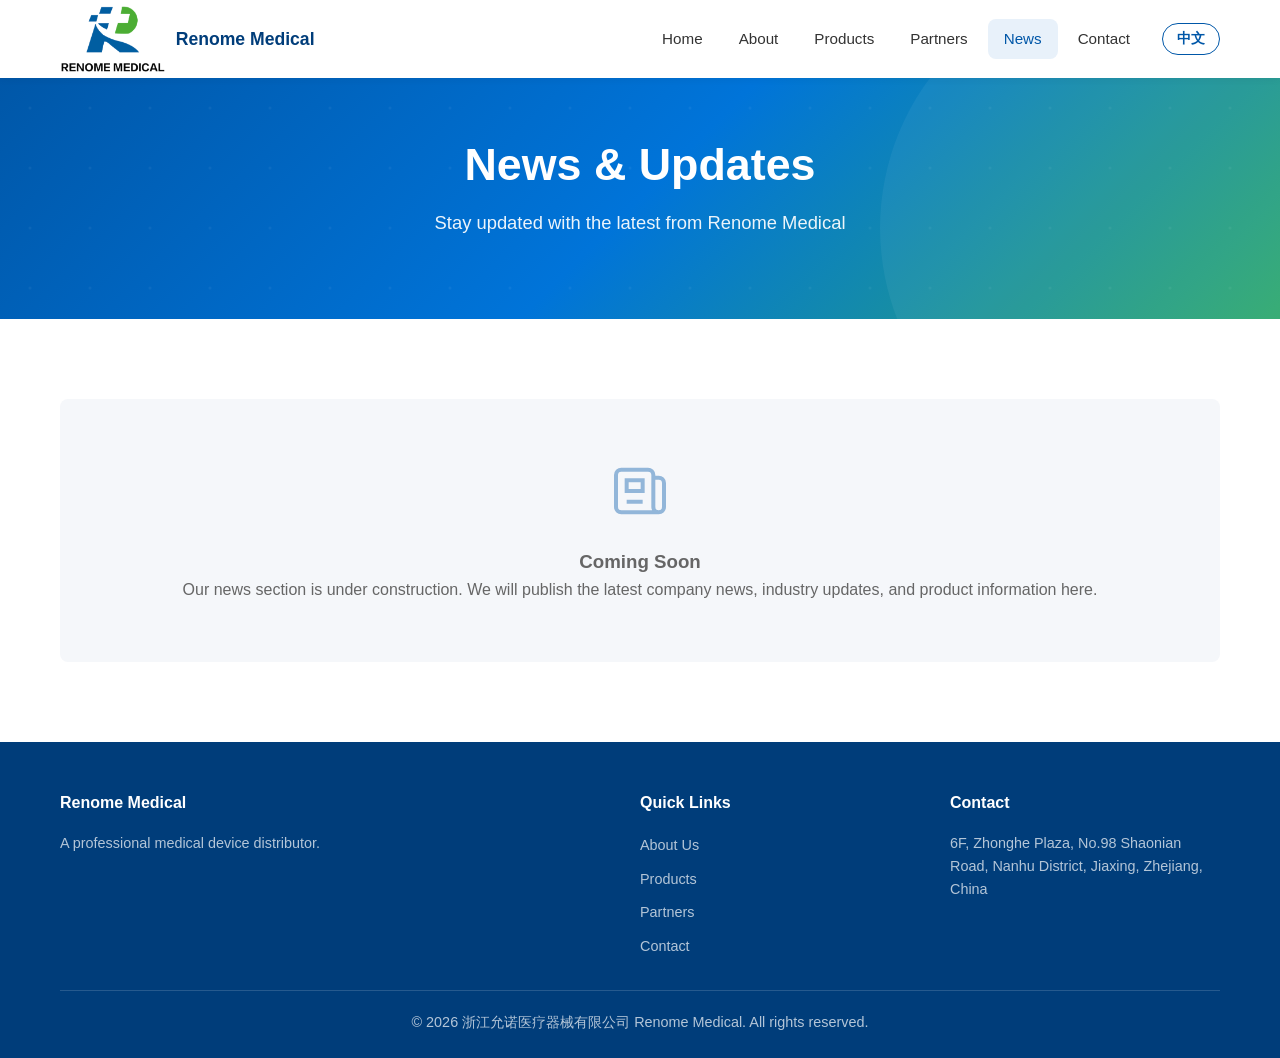
<file: news.html>
﻿<!DOCTYPE html>
<html lang="zh-CN">
<head>
  <meta charset="UTF-8">
  <meta name="viewport" content="width=device-width,initial-scale=1">
  <title data-cn="新闻动态 - 浙江允诺医疗器械有限公司" data-en="News - Renome Medical">新闻动态 - 浙江允诺医疗器械有限公司</title>
  <meta name="description" content="浙江允诺医疗器械新闻动态 - Renome Medical News">
  <link rel="icon" href="logo.png">
  <link rel="stylesheet" href="css/style.css">
</head>
<body>
  <header class="header">
    <div class="container">
      <a href="index.html" class="logo"><img src="logo.png" alt="Renome Medical"><span data-cn="允诺医疗" data-en="Renome Medical">允诺医疗</span></a>
      <button class="mobile-toggle" onclick="toggleNav()" aria-label="Menu">☰</button>
      <nav class="nav">
        <a href="index.html" data-page="index" data-cn="首页" data-en="Home">首页</a>
        <a href="about.html" data-page="about" data-cn="关于我们" data-en="About">关于我们</a>
        <a href="products.html" data-page="products" data-cn="产品中心" data-en="Products">产品中心</a>
        <a href="partners.html" data-page="partners" data-cn="品牌合作" data-en="Partners">品牌合作</a>
        <a href="news.html" data-page="news" data-cn="新闻动态" data-en="News">新闻动态</a>
        <a href="contact.html" data-page="contact" data-cn="联系我们" data-en="Contact">联系我们</a>
        <button class="lang-toggle" onclick="toggleLang()">EN</button>
      </nav>
    </div>
  </header>

  <section class="hero" style="padding:60px 0 50px">
    <div class="container" style="flex-direction:column;text-align:center">
      <div class="hero-content">
        <h1 data-cn="新闻动态" data-en="News & Updates">新闻动态</h1>
        <p data-cn="了解允诺医疗的最新动态" data-en="Stay updated with the latest from Renome Medical">了解允诺医疗的最新动态</p>
      </div>
    </div>
  </section>

  <section class="section">
    <div class="container">
      <div class="news-placeholder fade-in">
        <svg viewBox="0 0 24 24" fill="none" stroke="currentColor" stroke-width="1.5"><path d="M19 20H5a2 2 0 01-2-2V6a2 2 0 012-2h10a2 2 0 012 2v1m2 13a2 2 0 01-2-2V7m2 13a2 2 0 002-2V9a2 2 0 00-2-2h-2m-4-3H9M7 16h6M7 8h6v4H7V8z"/></svg>
        <h3 data-cn="敬请期待" data-en="Coming Soon">敬请期待</h3>
        <p data-cn="新闻动态栏目正在建设中，我们将在此发布公司最新资讯、行业动态及产品信息。" data-en="Our news section is under construction. We will publish the latest company news, industry updates, and product information here.">新闻动态栏目正在建设中，我们将在此发布公司最新资讯、行业动态及产品信息。</p>
      </div>
    </div>
  </section>

  <footer class="footer">
    <div class="container">
      <div class="footer-grid">
        <div>
          <h4 data-cn="浙江允诺医疗器械有限公司" data-en="Renome Medical">浙江允诺医疗器械有限公司</h4>
          <p data-cn="专业的医疗器械经销商。" data-en="A professional medical device distributor.">专业的医疗器械经销商。</p>
        </div>
        <div>
          <h4 data-cn="快速链接" data-en="Quick Links">快速链接</h4>
          <ul class="footer-links">
            <li><a href="about.html" data-cn="关于我们" data-en="About Us">关于我们</a></li>
            <li><a href="products.html" data-cn="产品中心" data-en="Products">产品中心</a></li>
            <li><a href="partners.html" data-cn="品牌合作" data-en="Partners">品牌合作</a></li>
            <li><a href="contact.html" data-cn="联系我们" data-en="Contact">联系我们</a></li>
          </ul>
        </div>
        <div>
          <h4 data-cn="联系方式" data-en="Contact">联系方式</h4>
          <p data-cn="浙江省嘉兴市南湖区少年路98号中和广场六楼" data-en="6F, Zhonghe Plaza, No.98 Shaonian Road, Nanhu District, Jiaxing, Zhejiang, China">浙江省嘉兴市南湖区少年路98号中和广场六楼</p>
        </div>
      </div>
      <div class="footer-bottom"><p>© 2026 浙江允诺医疗器械有限公司 Renome Medical. All rights reserved.</p></div>
    </div>
  </footer>
  <script src="js/main.js"></script>
</body>
</html>
</file>
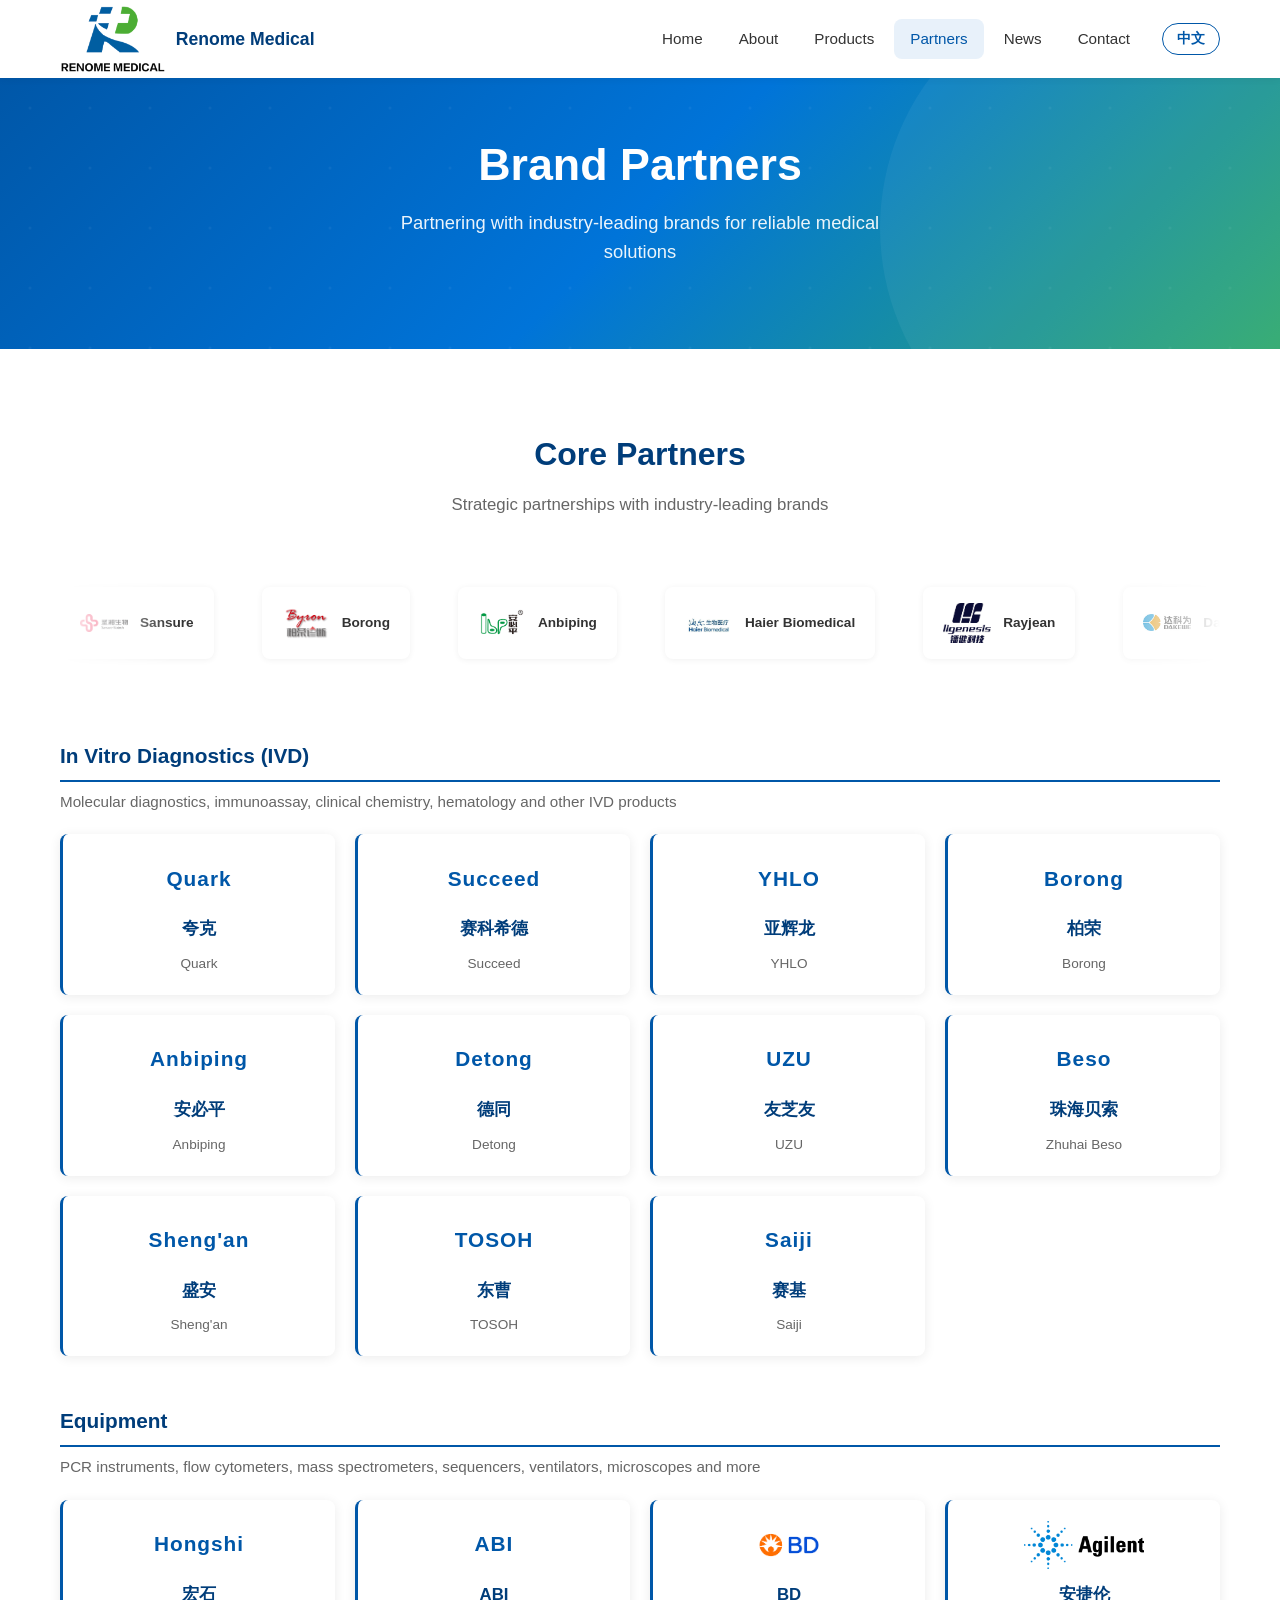
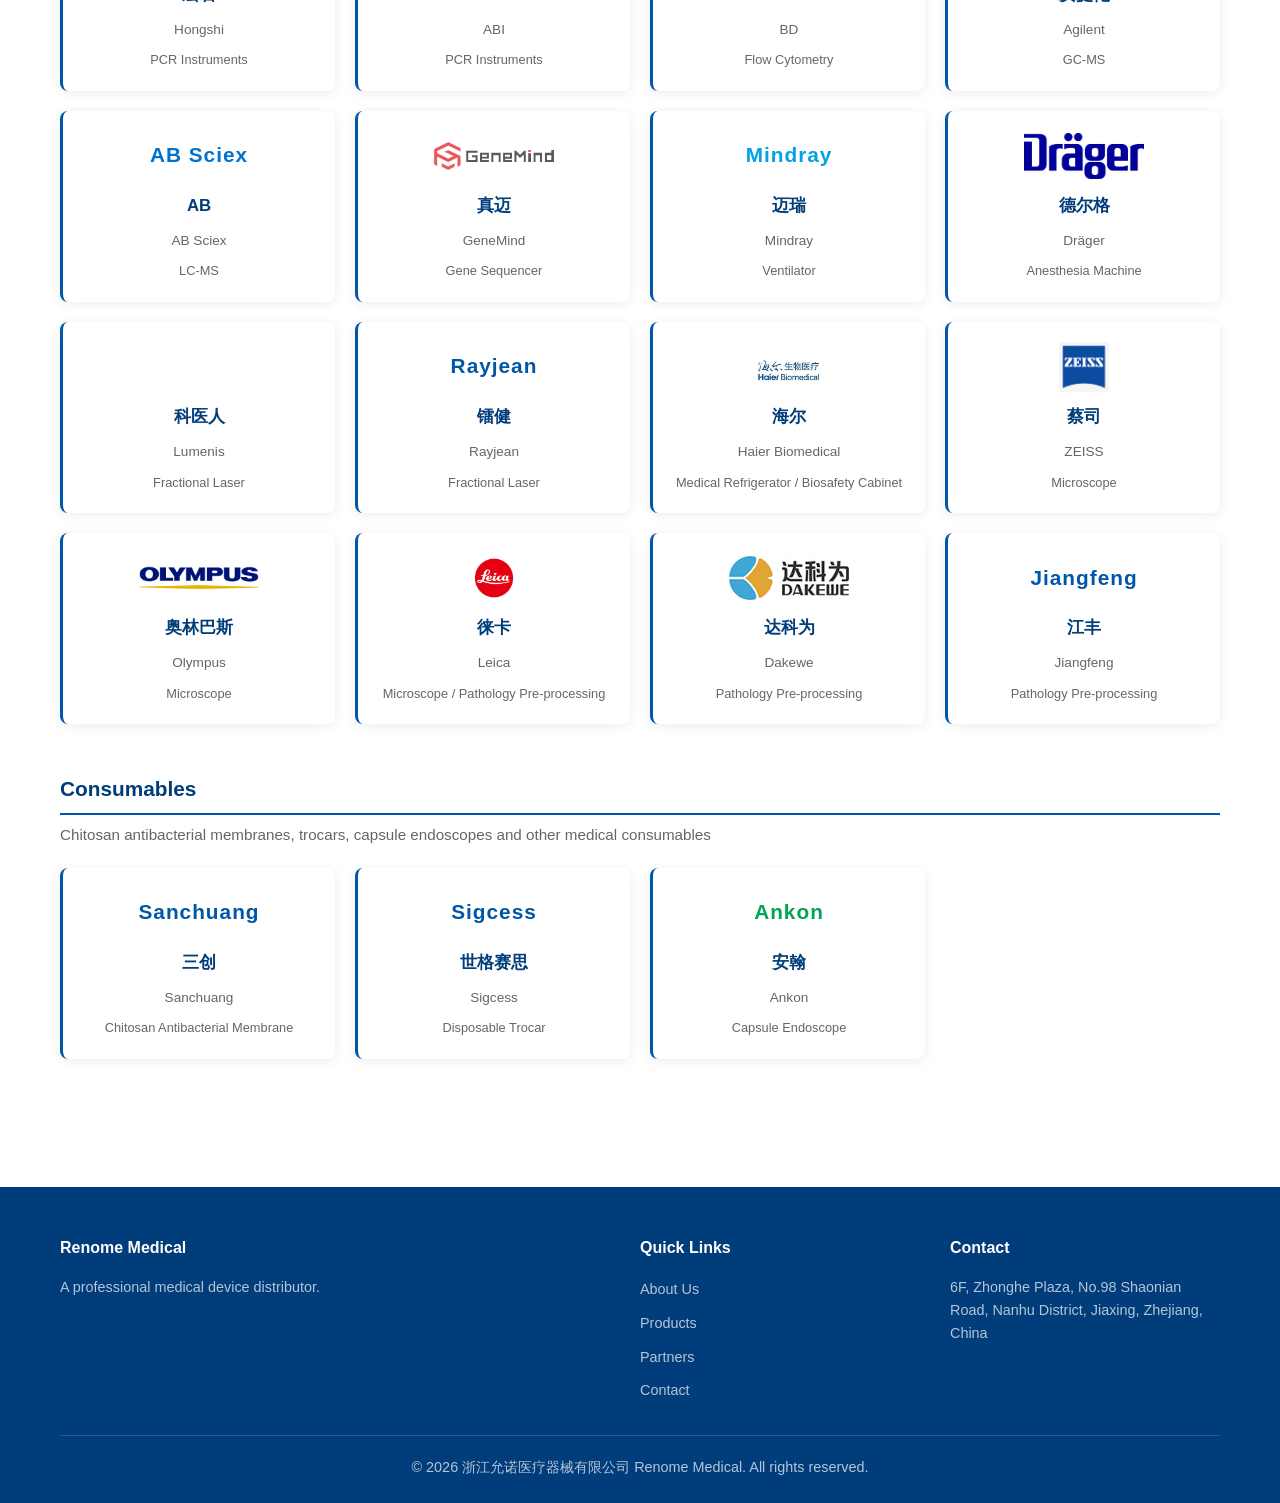
<file: partners.html>
﻿<!DOCTYPE html>
<html lang="zh-CN">
<head>
  <meta charset="UTF-8">
  <meta name="viewport" content="width=device-width,initial-scale=1">
  <title data-cn="品牌合作 - 浙江允诺医疗器械有限公司" data-en="Brand Partners - Renome Medical">品牌合作 - 浙江允诺医疗器械有限公司</title>
  <meta name="description" content="浙江允诺医疗器械品牌合作伙伴 - 圣湘生物、BD、蔡司、迈瑞、安捷伦、徕卡、奥林巴斯、德尔格等行业领先品牌">
  <meta property="og:title" content="品牌合作 - 浙江允诺医疗器械有限公司">
  <meta property="og:description" content="携手圣湘生物、BD、蔡司、迈瑞等行业领先品牌，提供可靠的医疗解决方案。">
  <meta property="og:image" content="https://renome-medical.com/logo.png">
  <meta property="og:url" content="https://renome-medical.com/partners.html">
  <link rel="icon" href="logo.png">
  <link rel="stylesheet" href="css/style.css">
</head>
<body>
  <header class="header">
    <div class="container">
      <a href="index.html" class="logo"><img src="logo.png" alt="Renome Medical"><span data-cn="允诺医疗" data-en="Renome Medical">允诺医疗</span></a>
      <button class="mobile-toggle" onclick="toggleNav()" aria-label="Menu">☰</button>
      <nav class="nav">
        <a href="index.html" data-page="index" data-cn="首页" data-en="Home">首页</a>
        <a href="about.html" data-page="about" data-cn="关于我们" data-en="About">关于我们</a>
        <a href="products.html" data-page="products" data-cn="产品中心" data-en="Products">产品中心</a>
        <a href="partners.html" data-page="partners" data-cn="品牌合作" data-en="Partners">品牌合作</a>
        <a href="news.html" data-page="news" data-cn="新闻动态" data-en="News">新闻动态</a>
        <a href="contact.html" data-page="contact" data-cn="联系我们" data-en="Contact">联系我们</a>
        <button class="lang-toggle" onclick="toggleLang()">EN</button>
      </nav>
    </div>
  </header>

  <section class="hero" style="padding:60px 0 50px">
    <div class="container" style="flex-direction:column;text-align:center">
      <div class="hero-content">
        <h1 data-cn="品牌合作" data-en="Brand Partners">品牌合作</h1>
        <p data-cn="携手行业领先品牌，提供可靠的医疗解决方案" data-en="Partnering with industry-leading brands for reliable medical solutions">携手行业领先品牌，提供可靠的医疗解决方案</p>
      </div>
    </div>
  </section>

  <section class="section">
    <div class="container">
      <h2 class="section-title fade-in" data-cn="核心合作伙伴" data-en="Core Partners">核心合作伙伴</h2>
      <p class="section-subtitle fade-in" data-cn="与行业领军品牌建立深度战略合作" data-en="Strategic partnerships with industry-leading brands">与行业领军品牌建立深度战略合作</p>
      <div class="marquee fade-in">
        <div class="marquee-track">
          <div class="marquee-item">
            <div class="marquee-logo"><img src="images/sansure-logo.png" alt="圣湘生物"></div>
            <span data-cn="圣湘生物" data-en="Sansure">圣湘生物</span>
          </div>
          <div class="marquee-item">
            <div class="marquee-logo"><img src="images/partners/borong.png" alt="柏荣诊断"></div>
            <span data-cn="柏荣" data-en="Borong">柏荣</span>
          </div>
          <div class="marquee-item">
            <div class="marquee-logo"><img src="images/partners/anbiping.png" alt="安必平"></div>
            <span data-cn="安必平" data-en="Anbiping">安必平</span>
          </div>
          <div class="marquee-item">
            <div class="marquee-logo"><img src="images/partners/haier.jpg" alt="海尔生物医疗"></div>
            <span data-cn="海尔生物医疗" data-en="Haier Biomedical">海尔生物医疗</span>
          </div>
          <div class="marquee-item">
            <div class="marquee-logo"><img src="images/partners/rayjean.jpeg" alt="镭健科技"></div>
            <span data-cn="镭健" data-en="Rayjean">镭健</span>
          </div>
          <div class="marquee-item">
            <div class="marquee-logo"><img src="images/partners/dakewe.jpg" alt="达科为"></div>
            <span data-cn="达科为" data-en="Dakewe">达科为</span>
          </div>
          <div class="marquee-item">
            <div class="marquee-logo"><img src="images/partners/olympus.png" alt="奥林巴斯"></div>
            <span data-cn="奥林巴斯" data-en="Olympus">奥林巴斯</span>
          </div>
          <!-- duplicate for seamless loop -->
          <div class="marquee-item">
            <div class="marquee-logo"><img src="images/sansure-logo.png" alt="圣湘生物"></div>
            <span data-cn="圣湘生物" data-en="Sansure">圣湘生物</span>
          </div>
          <div class="marquee-item">
            <div class="marquee-logo"><img src="images/partners/borong.png" alt="柏荣诊断"></div>
            <span data-cn="柏荣" data-en="Borong">柏荣</span>
          </div>
          <div class="marquee-item">
            <div class="marquee-logo"><img src="images/partners/anbiping.png" alt="安必平"></div>
            <span data-cn="安必平" data-en="Anbiping">安必平</span>
          </div>
          <div class="marquee-item">
            <div class="marquee-logo"><img src="images/partners/haier.jpg" alt="海尔生物医疗"></div>
            <span data-cn="海尔生物医疗" data-en="Haier Biomedical">海尔生物医疗</span>
          </div>
          <div class="marquee-item">
            <div class="marquee-logo"><img src="images/partners/rayjean.jpeg" alt="镭健科技"></div>
            <span data-cn="镭健" data-en="Rayjean">镭健</span>
          </div>
          <div class="marquee-item">
            <div class="marquee-logo"><img src="images/partners/dakewe.jpg" alt="达科为"></div>
            <span data-cn="达科为" data-en="Dakewe">达科为</span>
          </div>
          <div class="marquee-item">
            <div class="marquee-logo"><img src="images/partners/olympus.png" alt="奥林巴斯"></div>
            <span data-cn="奥林巴斯" data-en="Olympus">奥林巴斯</span>
          </div>
        </div>
      </div>

      <!-- IVD Category -->
      <div class="partner-category fade-in" style="margin-top:60px">
        <h3 data-cn="体外诊断 (IVD)" data-en="In Vitro Diagnostics (IVD)">体外诊断 (IVD)</h3>
        <p class="category-subtitle" data-cn="分子诊断、免疫诊断、临床化学、血液分析等体外诊断产品" data-en="Molecular diagnostics, immunoassay, clinical chemistry, hematology and other IVD products">分子诊断、免疫诊断、临床化学、血液分析等体外诊断产品</p>
        <div class="partner-grid">
          <div class="partner-card"><div class="brand-logo"><span class="brand-logo-text">Quark</span></div><div class="brand-cn">夸克</div><div class="brand-en">Quark</div></div>
          <div class="partner-card"><div class="brand-logo"><span class="brand-logo-text">Succeed</span></div><div class="brand-cn">赛科希德</div><div class="brand-en">Succeed</div></div>
          <div class="partner-card"><div class="brand-logo"><span class="brand-logo-text">YHLO</span></div><div class="brand-cn">亚辉龙</div><div class="brand-en">YHLO</div></div>
          <div class="partner-card"><div class="brand-logo"><span class="brand-logo-text">Borong</span></div><div class="brand-cn">柏荣</div><div class="brand-en">Borong</div></div>
          <div class="partner-card"><div class="brand-logo"><span class="brand-logo-text">Anbiping</span></div><div class="brand-cn">安必平</div><div class="brand-en">Anbiping</div></div>
          <div class="partner-card"><div class="brand-logo"><span class="brand-logo-text">Detong</span></div><div class="brand-cn">德同</div><div class="brand-en">Detong</div></div>
          <div class="partner-card"><div class="brand-logo"><span class="brand-logo-text">UZU</span></div><div class="brand-cn">友芝友</div><div class="brand-en">UZU</div></div>
          <div class="partner-card"><div class="brand-logo"><span class="brand-logo-text">Beso</span></div><div class="brand-cn">珠海贝索</div><div class="brand-en">Zhuhai Beso</div></div>
          <div class="partner-card"><div class="brand-logo"><span class="brand-logo-text">Sheng'an</span></div><div class="brand-cn">盛安</div><div class="brand-en">Sheng'an</div></div>
          <div class="partner-card"><div class="brand-logo"><span class="brand-logo-text">TOSOH</span></div><div class="brand-cn">东曹</div><div class="brand-en">TOSOH</div></div>
          <div class="partner-card"><div class="brand-logo"><span class="brand-logo-text">Saiji</span></div><div class="brand-cn">赛基</div><div class="brand-en">Saiji</div></div>
        </div>
      </div>

      <!-- Equipment Category -->
      <div class="partner-category fade-in">
        <h3 data-cn="设备" data-en="Equipment">设备</h3>
        <p class="category-subtitle" data-cn="PCR仪、流式细胞仪、质谱仪、测序仪、呼吸机、显微镜等医疗设备" data-en="PCR instruments, flow cytometers, mass spectrometers, sequencers, ventilators, microscopes and more">PCR仪、流式细胞仪、质谱仪、测序仪、呼吸机、显微镜等医疗设备</p>
        <div class="partner-grid">
          <div class="partner-card"><div class="brand-logo"><span class="brand-logo-text">Hongshi</span></div><div class="brand-cn">宏石</div><div class="brand-en">Hongshi</div><div class="brand-desc" data-cn="PCR仪" data-en="PCR Instruments">PCR仪</div></div>
          <div class="partner-card"><div class="brand-logo"><span class="brand-logo-text">ABI</span></div><div class="brand-cn">ABI</div><div class="brand-en">ABI</div><div class="brand-desc" data-cn="PCR仪" data-en="PCR Instruments">PCR仪</div></div>
          <div class="partner-card"><div class="brand-logo"><img src="images/partners/bd.png" alt="BD"></div><div class="brand-cn">BD</div><div class="brand-en">BD</div><div class="brand-desc" data-cn="流式细胞分析/分选" data-en="Flow Cytometry">流式细胞分析/分选</div></div>
          <div class="partner-card"><div class="brand-logo"><img src="images/partners/agilent.png" alt="Agilent"></div><div class="brand-cn">安捷伦</div><div class="brand-en">Agilent</div><div class="brand-desc" data-cn="气相质谱仪" data-en="GC-MS">气相质谱仪</div></div>
          <div class="partner-card"><div class="brand-logo"><span class="brand-logo-text" style="color:#0072ce">AB Sciex</span></div><div class="brand-cn">AB</div><div class="brand-en">AB Sciex</div><div class="brand-desc" data-cn="液相质谱仪" data-en="LC-MS">液相质谱仪</div></div>
          <div class="partner-card"><div class="brand-logo"><img src="images/partners/genemind.png" alt="GeneMind"></div><div class="brand-cn">真迈</div><div class="brand-en">GeneMind</div><div class="brand-desc" data-cn="基因测序仪" data-en="Gene Sequencer">基因测序仪</div></div>
          <div class="partner-card"><div class="brand-logo"><span class="brand-logo-text" style="color:#00a4e4">Mindray</span></div><div class="brand-cn">迈瑞</div><div class="brand-en">Mindray</div><div class="brand-desc" data-cn="呼吸机" data-en="Ventilator">呼吸机</div></div>
          <div class="partner-card"><div class="brand-logo"><img src="images/partners/draeger.png" alt="Dräger"></div><div class="brand-cn">德尔格</div><div class="brand-en">Dräger</div><div class="brand-desc" data-cn="麻醉机" data-en="Anesthesia Machine">麻醉机</div></div>
          <div class="partner-card"><div class="brand-logo"><img src="images/partners/lumenis.svg" alt="Lumenis"></div><div class="brand-cn">科医人</div><div class="brand-en">Lumenis</div><div class="brand-desc" data-cn="激光点阵仪" data-en="Fractional Laser">激光点阵仪</div></div>
          <div class="partner-card"><div class="brand-logo"><span class="brand-logo-text">Rayjean</span></div><div class="brand-cn">镭健</div><div class="brand-en">Rayjean</div><div class="brand-desc" data-cn="激光点阵仪" data-en="Fractional Laser">激光点阵仪</div></div>
          <div class="partner-card"><div class="brand-logo"><img src="images/partners/haier.jpg" alt="Haier Biomedical"></div><div class="brand-cn">海尔</div><div class="brand-en">Haier Biomedical</div><div class="brand-desc" data-cn="医用冰箱/生物安全柜" data-en="Medical Refrigerator / Biosafety Cabinet">医用冰箱/生物安全柜</div></div>
          <div class="partner-card"><div class="brand-logo"><img src="images/partners/zeiss.png" alt="ZEISS"></div><div class="brand-cn">蔡司</div><div class="brand-en">ZEISS</div><div class="brand-desc" data-cn="显微镜" data-en="Microscope">显微镜</div></div>
          <div class="partner-card"><div class="brand-logo"><img src="images/partners/olympus.png" alt="Olympus"></div><div class="brand-cn">奥林巴斯</div><div class="brand-en">Olympus</div><div class="brand-desc" data-cn="显微镜" data-en="Microscope">显微镜</div></div>
          <div class="partner-card"><div class="brand-logo"><img src="images/partners/leica.jpg" alt="Leica"></div><div class="brand-cn">徕卡</div><div class="brand-en">Leica</div><div class="brand-desc" data-cn="显微镜/病理前处理" data-en="Microscope / Pathology Pre-processing">显微镜/病理前处理</div></div>
          <div class="partner-card"><div class="brand-logo"><img src="images/partners/dakewe.jpg" alt="Dakewe 达科为"></div><div class="brand-cn">达科为</div><div class="brand-en">Dakewe</div><div class="brand-desc" data-cn="病理前处理设备" data-en="Pathology Pre-processing">病理前处理设备</div></div>
          <div class="partner-card"><div class="brand-logo"><span class="brand-logo-text">Jiangfeng</span></div><div class="brand-cn">江丰</div><div class="brand-en">Jiangfeng</div><div class="brand-desc" data-cn="病理前处理设备" data-en="Pathology Pre-processing">病理前处理设备</div></div>
        </div>
      </div>

      <!-- Consumables Category -->
      <div class="partner-category fade-in">
        <h3 data-cn="耗材" data-en="Consumables">耗材</h3>
        <p class="category-subtitle" data-cn="壳聚糖抗菌膜、穿刺器、胶囊胃镜等医用耗材" data-en="Chitosan antibacterial membranes, trocars, capsule endoscopes and other medical consumables">壳聚糖抗菌膜、穿刺器、胶囊胃镜等医用耗材</p>
        <div class="partner-grid">
          <div class="partner-card"><div class="brand-logo"><span class="brand-logo-text">Sanchuang</span></div><div class="brand-cn">三创</div><div class="brand-en">Sanchuang</div><div class="brand-desc" data-cn="壳聚糖抗菌膜" data-en="Chitosan Antibacterial Membrane">壳聚糖抗菌膜</div></div>
          <div class="partner-card"><div class="brand-logo"><span class="brand-logo-text">Sigcess</span></div><div class="brand-cn">世格赛思</div><div class="brand-en">Sigcess</div><div class="brand-desc" data-cn="一次性使用穿刺器" data-en="Disposable Trocar">一次性使用穿刺器</div></div>
          <div class="partner-card"><div class="brand-logo"><span class="brand-logo-text" style="color:#00a651">Ankon</span></div><div class="brand-cn">安翰</div><div class="brand-en">Ankon</div><div class="brand-desc" data-cn="胶囊胃镜" data-en="Capsule Endoscope">胶囊胃镜</div></div>
        </div>
      </div>
    </div>
  </section>

  <footer class="footer">
    <div class="container">
      <div class="footer-grid">
        <div>
          <h4 data-cn="浙江允诺医疗器械有限公司" data-en="Renome Medical">浙江允诺医疗器械有限公司</h4>
          <p data-cn="专业的医疗器械经销商。" data-en="A professional medical device distributor.">专业的医疗器械经销商。</p>
        </div>
        <div>
          <h4 data-cn="快速链接" data-en="Quick Links">快速链接</h4>
          <ul class="footer-links">
            <li><a href="about.html" data-cn="关于我们" data-en="About Us">关于我们</a></li>
            <li><a href="products.html" data-cn="产品中心" data-en="Products">产品中心</a></li>
            <li><a href="partners.html" data-cn="品牌合作" data-en="Partners">品牌合作</a></li>
            <li><a href="contact.html" data-cn="联系我们" data-en="Contact">联系我们</a></li>
          </ul>
        </div>
        <div>
          <h4 data-cn="联系方式" data-en="Contact">联系方式</h4>
          <p data-cn="浙江省嘉兴市南湖区少年路98号中和广场六楼" data-en="6F, Zhonghe Plaza, No.98 Shaonian Road, Nanhu District, Jiaxing, Zhejiang, China">浙江省嘉兴市南湖区少年路98号中和广场六楼</p>
        </div>
      </div>
      <div class="footer-bottom"><p>© 2026 浙江允诺医疗器械有限公司 Renome Medical. All rights reserved.</p></div>
    </div>
  </footer>
  <script src="js/main.js"></script>
</body>
</html>
</file>
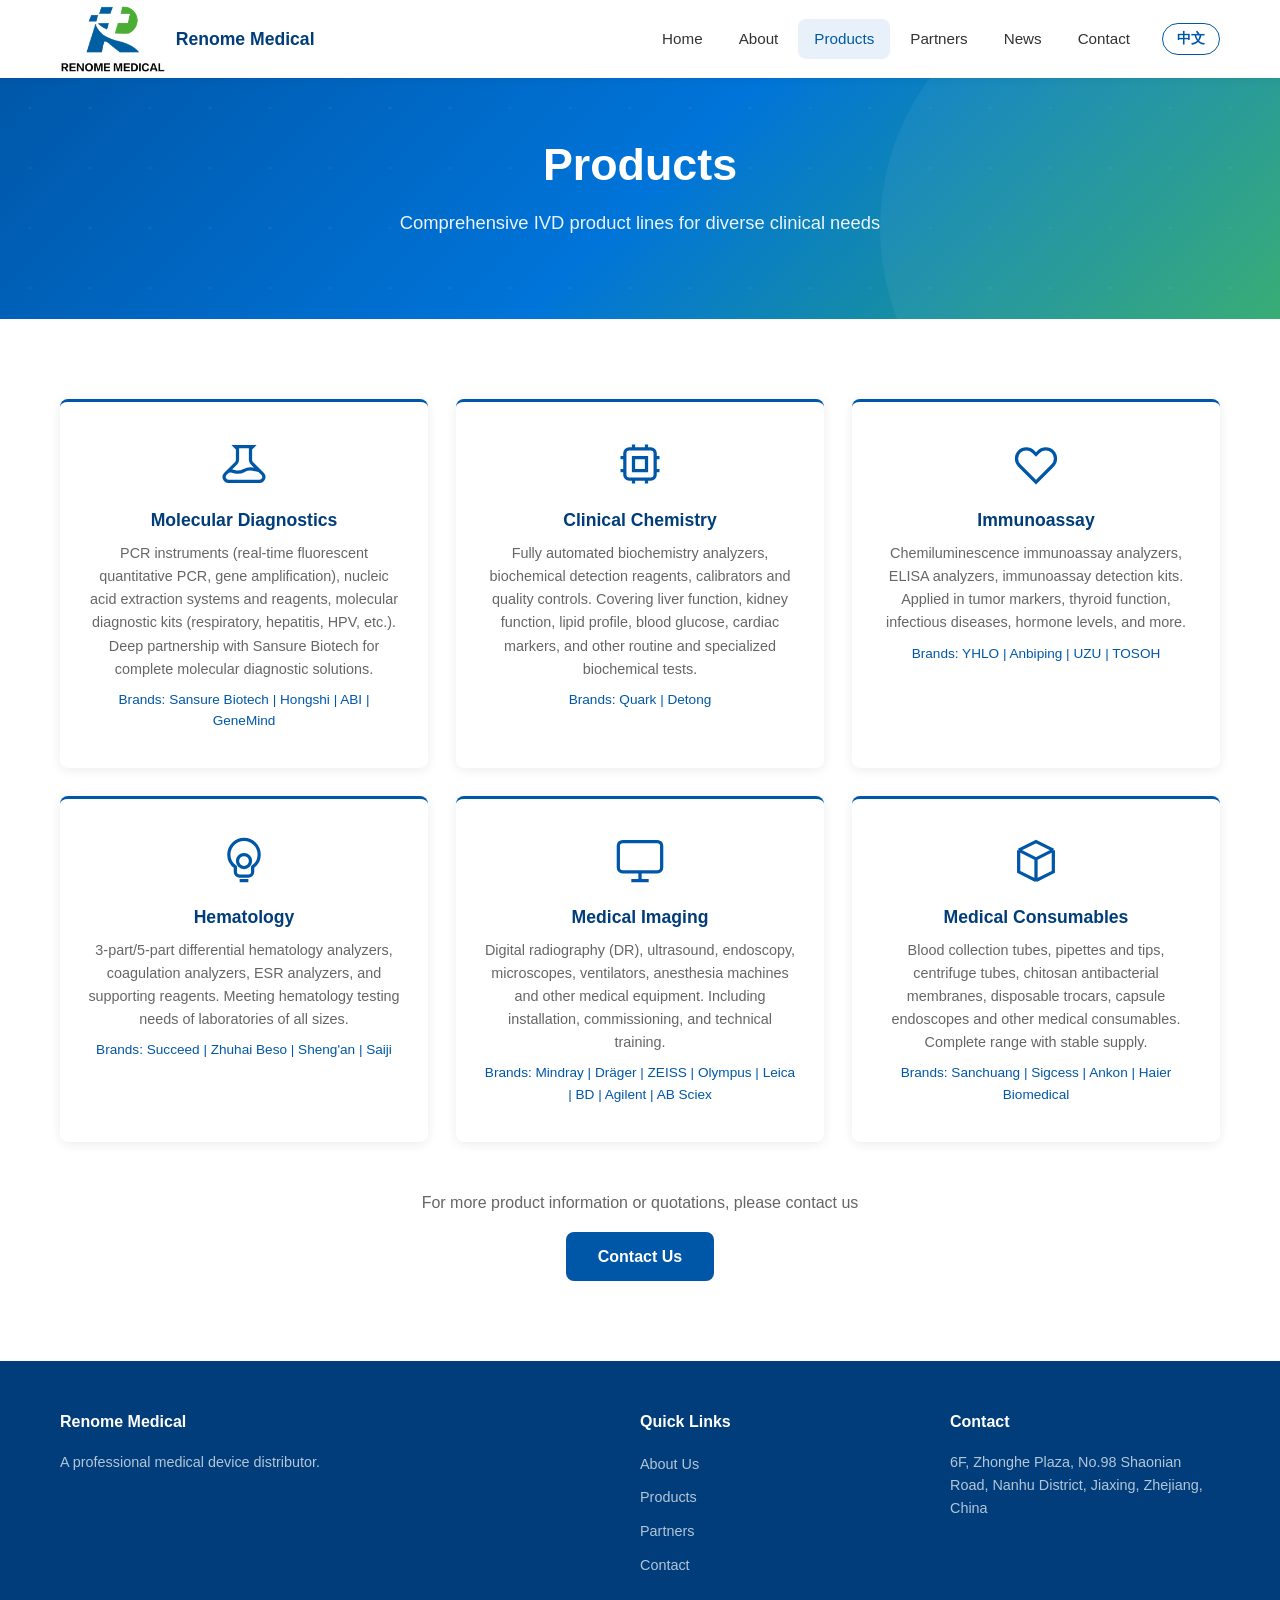
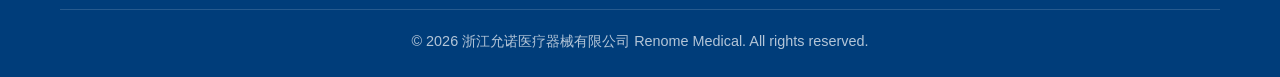
<file: products.html>
﻿<!DOCTYPE html>
<html lang="zh-CN">
<head>
  <meta charset="UTF-8">
  <meta name="viewport" content="width=device-width,initial-scale=1">
  <title data-cn="产品中心 - 浙江允诺医疗器械有限公司" data-en="Products - Renome Medical">产品中心 - 浙江允诺医疗器械有限公司</title>
  <meta name="description" content="浙江允诺医疗器械产品中心 - 分子诊断、临床化学、免疫诊断、血液分析、医学影像、医用耗材">
  <meta property="og:title" content="产品中心 - 浙江允诺医疗器械有限公司">
  <meta property="og:description" content="分子诊断、临床化学、免疫诊断、血液分析、医学影像、医用耗材等全线产品。">
  <meta property="og:image" content="https://renome-medical.com/logo.png">
  <meta property="og:url" content="https://renome-medical.com/products.html">
  <link rel="icon" href="logo.png">
  <link rel="stylesheet" href="css/style.css">
</head>
<body>
  <header class="header">
    <div class="container">
      <a href="index.html" class="logo"><img src="logo.png" alt="Renome Medical"><span data-cn="允诺医疗" data-en="Renome Medical">允诺医疗</span></a>
      <button class="mobile-toggle" onclick="toggleNav()" aria-label="Menu">☰</button>
      <nav class="nav">
        <a href="index.html" data-page="index" data-cn="首页" data-en="Home">首页</a>
        <a href="about.html" data-page="about" data-cn="关于我们" data-en="About">关于我们</a>
        <a href="products.html" data-page="products" data-cn="产品中心" data-en="Products">产品中心</a>
        <a href="partners.html" data-page="partners" data-cn="品牌合作" data-en="Partners">品牌合作</a>
        <a href="news.html" data-page="news" data-cn="新闻动态" data-en="News">新闻动态</a>
        <a href="contact.html" data-page="contact" data-cn="联系我们" data-en="Contact">联系我们</a>
        <button class="lang-toggle" onclick="toggleLang()">EN</button>
      </nav>
    </div>
  </header>

  <section class="hero" style="padding:60px 0 50px">
    <div class="container" style="flex-direction:column;text-align:center">
      <div class="hero-content">
        <h1 data-cn="产品中心" data-en="Products">产品中心</h1>
        <p data-cn="覆盖体外诊断全产品线，满足不同临床需求" data-en="Comprehensive IVD product lines for diverse clinical needs">覆盖体外诊断全产品线，满足不同临床需求</p>
      </div>
    </div>
  </section>

  <section class="section">
    <div class="container">
      <div class="products-grid">
        <div class="product-card fade-in">
          <div class="product-icon"><svg viewBox="0 0 24 24" fill="none" stroke="currentColor" stroke-width="1.5"><path d="M19.428 15.428a2 2 0 00-1.022-.547l-2.387-.477a6 6 0 00-3.86.517l-.318.158a6 6 0 01-3.86.517L6.05 15.21a2 2 0 00-1.806.547M8 4h8l-1 1v5.172a2 2 0 00.586 1.414l5 5c1.26 1.26.367 3.414-1.415 3.414H4.828c-1.782 0-2.674-2.154-1.414-3.414l5-5A2 2 0 009 10.172V5L8 4z"/></svg></div>
          <h3 data-cn="分子诊断" data-en="Molecular Diagnostics">分子诊断</h3>
          <p data-cn="PCR仪器（实时荧光定量PCR仪、基因扩增仪）、核酸提取仪及配套试剂、分子诊断试剂盒（呼吸道、肝炎、HPV等）。与圣湘生物深度合作，提供完整的分子诊断解决方案。" data-en="PCR instruments (real-time fluorescent quantitative PCR, gene amplification), nucleic acid extraction systems and reagents, molecular diagnostic kits (respiratory, hepatitis, HPV, etc.). Deep partnership with Sansure Biotech for complete molecular diagnostic solutions.">PCR仪器、核酸提取仪及配套试剂、分子诊断试剂盒。与圣湘生物深度合作，提供完整的分子诊断解决方案。</p>
          <p style="margin-top:8px;font-size:.85rem;color:var(--blue)" data-cn="合作品牌：圣湘生物 | 宏石 | ABI | 真迈 (GeneMind)" data-en="Brands: Sansure Biotech | Hongshi | ABI | GeneMind">合作品牌：圣湘生物 | 宏石 | ABI | 真迈</p>
        </div>
        <div class="product-card fade-in">
          <div class="product-icon"><svg viewBox="0 0 24 24" fill="none" stroke="currentColor" stroke-width="1.5"><path d="M9 3v2m6-2v2M9 19v2m6-2v2M5 9H3m2 6H3m18-6h-2m2 6h-2M7 19h10a2 2 0 002-2V7a2 2 0 00-2-2H7a2 2 0 00-2 2v10a2 2 0 002 2zM9 9h6v6H9V9z"/></svg></div>
          <h3 data-cn="临床化学" data-en="Clinical Chemistry">临床化学</h3>
          <p data-cn="全自动生化分析仪、生化检测试剂、校准品与质控品。涵盖肝功能、肾功能、血脂、血糖、心肌标志物等常规及特殊生化检测项目。" data-en="Fully automated biochemistry analyzers, biochemical detection reagents, calibrators and quality controls. Covering liver function, kidney function, lipid profile, blood glucose, cardiac markers, and other routine and specialized biochemical tests.">全自动生化分析仪、生化检测试剂、校准品与质控品。涵盖常规及特殊生化检测项目。</p>
          <p style="margin-top:8px;font-size:.85rem;color:var(--blue)" data-cn="合作品牌：夸克 (Quark) | 德同 (Detong)" data-en="Brands: Quark | Detong">合作品牌：夸克 | 德同</p>
        </div>
        <div class="product-card fade-in">
          <div class="product-icon"><svg viewBox="0 0 24 24" fill="none" stroke="currentColor" stroke-width="1.5"><path d="M4.318 6.318a4.5 4.5 0 000 6.364L12 20.364l7.682-7.682a4.5 4.5 0 00-6.364-6.364L12 7.636l-1.318-1.318a4.5 4.5 0 00-6.364 0z"/></svg></div>
          <h3 data-cn="免疫诊断" data-en="Immunoassay">免疫诊断</h3>
          <p data-cn="化学发光免疫分析仪、酶联免疫分析仪、免疫检测试剂盒。应用于肿瘤标志物、甲状腺功能、感染性疾病、激素水平等检测领域。" data-en="Chemiluminescence immunoassay analyzers, ELISA analyzers, immunoassay detection kits. Applied in tumor markers, thyroid function, infectious diseases, hormone levels, and more.">化学发光免疫分析仪、酶联免疫分析仪、免疫检测试剂盒。</p>
          <p style="margin-top:8px;font-size:.85rem;color:var(--blue)" data-cn="合作品牌：亚辉龙 (YHLO) | 安必平 (Anbiping) | 友芝友 (UZU) | 东曹 (TOSOH)" data-en="Brands: YHLO | Anbiping | UZU | TOSOH">合作品牌：亚辉龙 | 安必平 | 友芝友 | 东曹</p>
        </div>
        <div class="product-card fade-in">
          <div class="product-icon"><svg viewBox="0 0 24 24" fill="none" stroke="currentColor" stroke-width="1.5"><circle cx="12" cy="12" r="3"/><path d="M12 2a7 7 0 017 7c0 2.38-1.19 4.47-3 5.74V17a2 2 0 01-2 2h-4a2 2 0 01-2-2v-2.26C6.19 13.47 5 11.38 5 9a7 7 0 017-7zM10 21h4"/></svg></div>
          <h3 data-cn="血液分析" data-en="Hematology">血液分析</h3>
          <p data-cn="三分类/五分类血液分析仪、血凝分析仪、血沉仪、血液分析配套试剂。满足不同规模实验室的血液学检测需求。" data-en="3-part/5-part differential hematology analyzers, coagulation analyzers, ESR analyzers, and supporting reagents. Meeting hematology testing needs of laboratories of all sizes.">三分类/五分类血液分析仪、血凝分析仪、血沉仪及配套试剂。</p>
          <p style="margin-top:8px;font-size:.85rem;color:var(--blue)" data-cn="合作品牌：赛科希德 (Succeed) | 珠海贝索 (Zhuhai Beso) | 盛安 (Sheng'an) | 赛基 (Saiji)" data-en="Brands: Succeed | Zhuhai Beso | Sheng'an | Saiji">合作品牌：赛科希德 | 珠海贝索 | 盛安 | 赛基</p>
        </div>
        <div class="product-card fade-in">
          <div class="product-icon"><svg viewBox="0 0 24 24" fill="none" stroke="currentColor" stroke-width="1.5"><rect x="2" y="3" width="20" height="14" rx="2"/><path d="M8 21h8M12 17v4"/></svg></div>
          <h3 data-cn="医学影像" data-en="Medical Imaging">医学影像</h3>
          <p data-cn="数字化X射线摄影系统（DR）、彩色超声诊断仪、内窥镜系统、显微镜、呼吸机、麻醉机等医学设备。提供安装调试及技术培训服务。" data-en="Digital radiography (DR), ultrasound, endoscopy, microscopes, ventilators, anesthesia machines and other medical equipment. Including installation, commissioning, and technical training.">数字化X射线摄影系统（DR）、彩色超声诊断仪、内窥镜系统、显微镜等医学设备。</p>
          <p style="margin-top:8px;font-size:.85rem;color:var(--blue)" data-cn="合作品牌：迈瑞 (Mindray) | 德尔格 (Dräger) | 蔡司 (ZEISS) | 奥林巴斯 (Olympus) | 徕卡 (Leica) | BD | 安捷伦 (Agilent) | AB Sciex" data-en="Brands: Mindray | Dräger | ZEISS | Olympus | Leica | BD | Agilent | AB Sciex">合作品牌：迈瑞 | 德尔格 | 蔡司 | 奥林巴斯 | 徕卡 | BD | 安捷伦 | AB Sciex</p>
        </div>
        <div class="product-card fade-in">
          <div class="product-icon"><svg viewBox="0 0 24 24" fill="none" stroke="currentColor" stroke-width="1.5"><path d="M20 7l-8-4-8 4m16 0l-8 4m8-4v10l-8 4m0-10L4 7m8 4v10M4 7v10l8 4"/></svg></div>
          <h3 data-cn="医用耗材" data-en="Medical Consumables">医用耗材</h3>
          <p data-cn="真空采血管系列、移液器及吸头、离心管、壳聚糖抗菌膜、一次性穿刺器、胶囊胃镜等医用耗材。品类齐全，供货稳定。" data-en="Blood collection tubes, pipettes and tips, centrifuge tubes, chitosan antibacterial membranes, disposable trocars, capsule endoscopes and other medical consumables. Complete range with stable supply.">真空采血管系列、移液器及吸头、壳聚糖抗菌膜、穿刺器、胶囊胃镜等医用耗材。品类齐全，供货稳定。</p>
          <p style="margin-top:8px;font-size:.85rem;color:var(--blue)" data-cn="合作品牌：三创 (Sanchuang) | 世格赛思 (Sigcess) | 安翰 (Ankon) | 海尔 (Haier Biomedical)" data-en="Brands: Sanchuang | Sigcess | Ankon | Haier Biomedical">合作品牌：三创 | 世格赛思 | 安翰 | 海尔</p>
        </div>
      </div>

      <div style="text-align:center;margin-top:48px" class="fade-in">
        <p style="color:var(--text-light);margin-bottom:16px" data-cn="如需了解更多产品信息或获取报价，请联系我们" data-en="For more product information or quotations, please contact us">如需了解更多产品信息或获取报价，请联系我们</p>
        <a href="contact.html" class="btn btn-primary" data-cn="联系我们" data-en="Contact Us">联系我们</a>
      </div>
    </div>
  </section>

  <footer class="footer">
    <div class="container">
      <div class="footer-grid">
        <div>
          <h4 data-cn="浙江允诺医疗器械有限公司" data-en="Renome Medical">浙江允诺医疗器械有限公司</h4>
          <p data-cn="专业的医疗器械经销商。" data-en="A professional medical device distributor.">专业的医疗器械经销商。</p>
        </div>
        <div>
          <h4 data-cn="快速链接" data-en="Quick Links">快速链接</h4>
          <ul class="footer-links">
            <li><a href="about.html" data-cn="关于我们" data-en="About Us">关于我们</a></li>
            <li><a href="products.html" data-cn="产品中心" data-en="Products">产品中心</a></li>
            <li><a href="partners.html" data-cn="品牌合作" data-en="Partners">品牌合作</a></li>
            <li><a href="contact.html" data-cn="联系我们" data-en="Contact">联系我们</a></li>
          </ul>
        </div>
        <div>
          <h4 data-cn="联系方式" data-en="Contact">联系方式</h4>
          <p data-cn="浙江省嘉兴市南湖区少年路98号中和广场六楼" data-en="6F, Zhonghe Plaza, No.98 Shaonian Road, Nanhu District, Jiaxing, Zhejiang, China">浙江省嘉兴市南湖区少年路98号中和广场六楼</p>
        </div>
      </div>
      <div class="footer-bottom"><p>© 2026 浙江允诺医疗器械有限公司 Renome Medical. All rights reserved.</p></div>
    </div>
  </footer>
  <script src="js/main.js"></script>
</body>
</html>
</file>
<file: css/style.css>
/* ===== Reset & Base ===== */
*,*::before,*::after{box-sizing:border-box;margin:0;padding:0}
:root{
  --blue:#0057a8;--blue-dark:#003d7a;--blue-light:#e8f1fa;
  --green:#2ea86e;--green-light:#e6f7ee;
  --gray:#f5f7fa;--text:#333;--text-light:#666;
  --white:#fff;--shadow:0 2px 12px rgba(0,0,0,.08);
  --radius:8px;--transition:.3s ease;
}
html{scroll-behavior:smooth}
body{font-family:-apple-system,BlinkMacSystemFont,'Segoe UI',Roboto,'Noto Sans SC',sans-serif;color:var(--text);line-height:1.6;overflow-x:hidden}
a{color:var(--blue);text-decoration:none;transition:color var(--transition)}
a:hover{color:var(--green)}
img{max-width:100%;display:block}
.container{max-width:1200px;margin:0 auto;padding:0 20px}
.section{padding:80px 0}
.section-title{text-align:center;font-size:2rem;color:var(--blue-dark);margin-bottom:12px}
.section-subtitle{text-align:center;color:var(--text-light);margin-bottom:48px;font-size:1.05rem}
.btn{display:inline-block;padding:12px 32px;border-radius:var(--radius);font-weight:600;transition:all var(--transition);cursor:pointer;border:none;font-size:1rem}
.btn-primary{background:var(--blue);color:#fff}.btn-primary:hover{background:var(--blue-dark);color:#fff}
.btn-outline{border:2px solid var(--blue);color:var(--blue);background:transparent}.btn-outline:hover{background:var(--blue);color:#fff}

/* ===== Header ===== */
.header{position:fixed;top:0;left:0;width:100%;z-index:1000;background:rgba(255,255,255,.97);backdrop-filter:blur(8px);box-shadow:0 1px 8px rgba(0,0,0,.06);transition:box-shadow var(--transition)}
.header .container{display:flex;align-items:center;justify-content:space-between;height:78px}
.logo{display:flex;align-items:center;gap:10px}
.logo img{height:68px}
.logo span{font-size:1.1rem;font-weight:700;color:var(--blue-dark)}
.nav{display:flex;align-items:center;gap:4px}
.nav a{padding:8px 16px;border-radius:var(--radius);font-size:.95rem;color:var(--text);font-weight:500;transition:all var(--transition)}
.nav a:hover,.nav a.active{color:var(--blue);background:var(--blue-light)}
.lang-toggle{margin-left:12px;padding:6px 14px;border:1.5px solid var(--blue);border-radius:20px;font-size:.85rem;color:var(--blue);cursor:pointer;font-weight:600;background:transparent;transition:all var(--transition)}
.lang-toggle:hover{background:var(--blue);color:#fff}
.mobile-toggle{display:none;background:none;border:none;font-size:1.5rem;cursor:pointer;color:var(--blue)}

/* ===== Hero ===== */
.hero{margin-top:78px;padding:100px 0 80px;background:linear-gradient(135deg,var(--blue) 0%,#0074d9 50%,var(--green) 100%);position:relative;overflow:hidden;color:#fff}
.hero::before{content:'';position:absolute;inset:0;background:url("data:image/svg+xml,%3Csvg width='60' height='60' xmlns='http://www.w3.org/2000/svg'%3E%3Ccircle cx='30' cy='30' r='1.5' fill='rgba(255,255,255,0.08)'/%3E%3C/svg%3E");opacity:.6}
.hero::after{content:'';position:absolute;right:-100px;top:-100px;width:500px;height:500px;border-radius:50%;background:rgba(255,255,255,.05)}
.hero .container{position:relative;z-index:1;display:flex;align-items:center;gap:60px}
.hero-content{flex:1}
.hero h1{font-size:2.8rem;margin-bottom:16px;line-height:1.2}
.hero p{font-size:1.15rem;opacity:.92;margin-bottom:32px;max-width:540px}
.hero-buttons{display:flex;gap:16px;flex-wrap:wrap}
.hero .btn-primary{background:rgba(255,255,255,.18);border:2px solid #fff}.hero .btn-primary:hover{background:#fff;color:var(--blue)}
.hero .btn-outline{border-color:#fff;color:#fff}.hero .btn-outline:hover{background:#fff;color:var(--blue)}
.hero-visual{flex:0 0 400px;text-align:center}
.hero-icon{width:280px;height:280px;margin:0 auto}
.hero-icon svg{width:100%;height:100%}

/* ===== Strengths ===== */
.strengths{background:var(--gray)}
.strengths-grid{display:grid;grid-template-columns:repeat(4,1fr);gap:28px}
.strength-card{background:#fff;border-radius:var(--radius);padding:36px 24px;text-align:center;box-shadow:var(--shadow);transition:transform var(--transition)}
.strength-card:hover{transform:translateY(-4px)}
.strength-icon{width:56px;height:56px;margin:0 auto 16px;color:var(--blue)}
.strength-icon svg{width:100%;height:100%}
.strength-card h3{font-size:1.1rem;color:var(--blue-dark);margin-bottom:8px}
.strength-card p{font-size:.92rem;color:var(--text-light)}

/* ===== Products ===== */
.products-grid{display:grid;grid-template-columns:repeat(3,1fr);gap:28px}
.product-card{background:#fff;border-radius:var(--radius);padding:36px 28px;text-align:center;box-shadow:var(--shadow);border-top:3px solid var(--blue);transition:all var(--transition);cursor:pointer}
.product-card:hover{transform:translateY(-4px);border-top-color:var(--green)}
.product-icon{width:52px;height:52px;margin:0 auto 16px;color:var(--blue)}
.product-icon svg{width:100%;height:100%}
.product-card h3{font-size:1.1rem;color:var(--blue-dark);margin-bottom:8px}
.product-card p{font-size:.9rem;color:var(--text-light)}

/* ===== Partners ===== */
.partners{background:var(--gray)}
/* ===== Marquee ===== */
.marquee{overflow:hidden;padding:20px 0;margin-bottom:48px;position:relative;mask-image:linear-gradient(to right,transparent,#000 10%,#000 90%,transparent);-webkit-mask-image:linear-gradient(to right,transparent,#000 10%,#000 90%,transparent)}
.marquee-track{display:flex;gap:48px;animation:marquee-scroll 30s linear infinite;width:max-content}
.marquee-track:hover{animation-play-state:paused}
.marquee-item{flex:0 0 auto;display:flex;align-items:center;gap:12px;padding:12px 20px;background:#fff;border-radius:var(--radius);box-shadow:0 1px 6px rgba(0,0,0,.06);transition:transform var(--transition)}
.marquee-item:hover{transform:translateY(-2px)}
.marquee-logo{width:48px;height:48px;display:flex;align-items:center;justify-content:center;flex-shrink:0}
.marquee-logo img{max-width:48px;max-height:48px;object-fit:contain}
.marquee-logo .brand-logo-text{font-size:1rem;font-weight:700}
.marquee-item span{font-size:.85rem;color:var(--text);font-weight:600;white-space:nowrap}
@keyframes marquee-scroll{0%{transform:translateX(0)}100%{transform:translateX(-50%)}}
.partner-featured{background:#fff;border-radius:var(--radius);padding:32px;box-shadow:var(--shadow);display:flex;align-items:center;gap:24px;margin-bottom:0;transition:all var(--transition)}
.partner-featured:hover{transform:translateY(-3px);box-shadow:0 6px 24px rgba(0,0,0,.12)}
.partner-featured .partner-logo{flex:0 0 140px;min-height:80px;background:var(--blue-light);border-radius:var(--radius);display:flex;align-items:center;justify-content:center;font-size:1.4rem;font-weight:700;color:var(--blue);padding:16px}
.partner-featured .partner-logo img{max-width:120px;max-height:60px;object-fit:contain}
.partner-featured .partner-info{flex:1}
.partner-featured h3{font-size:1.4rem;color:var(--blue-dark);margin-bottom:12px}
.partner-featured p{color:var(--text-light);line-height:1.7}
/* Partner Carousel */
.partner-carousel{position:relative;display:flex;align-items:center;gap:12px}
.carousel-viewport{overflow:hidden;flex:1;border-radius:var(--radius)}
.carousel-track{display:flex;transition:transform .4s ease}
.carousel-card{flex:0 0 calc(25% - 15px);margin:0 10px;background:#fff;border-radius:var(--radius);padding:28px 16px;text-align:center;box-shadow:var(--shadow);transition:transform var(--transition);border-left:3px solid var(--blue);display:flex;flex-direction:column;align-items:center;gap:8px}
.carousel-card:hover{transform:translateY(-4px)}
.carousel-card .brand-logo{height:60px;display:flex;align-items:center;justify-content:center;margin-bottom:4px}
.carousel-card .brand-logo img{max-height:60px;max-width:140px;object-fit:contain}
.carousel-card .brand-logo-text{font-size:1.4rem;font-weight:700;color:var(--blue);letter-spacing:1px}
.carousel-card .brand-cn{font-size:1.1rem;font-weight:600;color:var(--blue-dark)}
.carousel-card .brand-desc{font-size:.85rem;color:var(--text-light)}
.carousel-btn{background:#fff;border:1px solid #ddd;border-radius:50%;width:40px;height:40px;font-size:1.5rem;cursor:pointer;display:flex;align-items:center;justify-content:center;color:var(--blue);transition:all var(--transition);flex-shrink:0;box-shadow:0 2px 8px rgba(0,0,0,.08)}
.carousel-btn:hover{background:var(--blue);color:#fff;border-color:var(--blue)}
.carousel-dots{display:flex;justify-content:center;gap:8px;margin-top:16px}
.carousel-dot{width:10px;height:10px;border-radius:50%;background:#ccc;border:none;cursor:pointer;transition:background .3s}
.carousel-dot.active{background:var(--blue)}
.partner-grid{display:grid;grid-template-columns:repeat(4,1fr);gap:20px}
.partner-slot{background:#fff;border-radius:var(--radius);padding:32px;text-align:center;box-shadow:var(--shadow);color:var(--text-light);font-size:.9rem;border:2px dashed #ddd}
.partner-category{margin-bottom:48px}
.partner-category h3{font-size:1.3rem;color:var(--blue-dark);margin-bottom:8px;padding-bottom:8px;border-bottom:2px solid var(--blue)}
.partner-category .category-subtitle{color:var(--text-light);font-size:.95rem;margin-bottom:20px}
.partner-card{background:#fff;border-radius:var(--radius);padding:20px 16px;text-align:center;box-shadow:var(--shadow);transition:transform var(--transition);border-left:3px solid var(--blue);display:flex;flex-direction:column;align-items:center;gap:8px}
.partner-card:hover{transform:translateY(-4px)}
.partner-card .brand-logo{height:50px;display:flex;align-items:center;justify-content:center;margin-bottom:4px}
.partner-card .brand-logo img{max-height:50px;max-width:120px;object-fit:contain}
.partner-card .brand-logo-text{font-size:1.3rem;font-weight:700;color:var(--blue);letter-spacing:1px;line-height:1.2}
.partner-card .brand-cn{font-size:1.05rem;font-weight:600;color:var(--blue-dark);margin-bottom:2px}
.partner-card .brand-en{font-size:.85rem;color:var(--text-light)}
.partner-card .brand-desc{font-size:.8rem;color:var(--text-light);margin-top:2px}

/* ===== About ===== */
.about-content{display:grid;grid-template-columns:1fr 1fr;gap:48px;align-items:center}
.about-text h3{font-size:1.3rem;color:var(--blue-dark);margin-bottom:12px}
.about-text p{color:var(--text-light);margin-bottom:20px;line-height:1.8}
.about-visual{background:linear-gradient(135deg,var(--blue-light),var(--green-light));border-radius:var(--radius);padding:48px;text-align:center}
.about-visual .stat{margin-bottom:24px}
.about-visual .stat-num{font-size:2.4rem;font-weight:700;color:var(--blue)}
.about-visual .stat-label{font-size:.9rem;color:var(--text-light)}
.values-grid{display:grid;grid-template-columns:repeat(3,1fr);gap:24px;margin-top:48px}
.value-card{text-align:center;padding:24px}
.value-card h4{color:var(--blue);margin-bottom:8px}
.value-card p{font-size:.9rem;color:var(--text-light)}

/* ===== News ===== */
.news-placeholder{text-align:center;padding:60px;background:var(--gray);border-radius:var(--radius);color:var(--text-light)}
.news-placeholder svg{width:64px;height:64px;margin:0 auto 16px;color:var(--blue);opacity:.4}

/* ===== Contact ===== */
.contact{background:var(--gray)}
.contact-grid{display:grid;grid-template-columns:1fr 1fr;gap:48px}
.contact-form{background:#fff;border-radius:var(--radius);padding:36px;box-shadow:var(--shadow)}
.form-group{margin-bottom:20px}
.form-group label{display:block;font-weight:600;margin-bottom:6px;font-size:.9rem;color:var(--blue-dark)}
.form-group input,.form-group textarea,.form-group select{width:100%;padding:12px 16px;border:1.5px solid #ddd;border-radius:var(--radius);font-size:.95rem;font-family:inherit;transition:border var(--transition)}
.form-group input:focus,.form-group textarea:focus{outline:none;border-color:var(--blue)}
.form-group textarea{resize:vertical;min-height:120px}
.contact-info{display:flex;flex-direction:column;gap:24px}
.info-card{background:#fff;border-radius:var(--radius);padding:24px;box-shadow:var(--shadow);display:flex;align-items:flex-start;gap:16px}
.info-card svg{flex:0 0 24px;color:var(--blue);margin-top:2px}
.info-card h4{font-size:.95rem;color:var(--blue-dark);margin-bottom:4px}
.info-card p{font-size:.9rem;color:var(--text-light)}
.map-container{background:#fff;border-radius:var(--radius);overflow:hidden;box-shadow:var(--shadow);margin-top:24px}
.map-container iframe{width:100%;height:250px;border:none}

/* ===== Footer ===== */
.footer{background:var(--blue-dark);color:rgba(255,255,255,.8);padding:48px 0 24px}
.footer-grid{display:grid;grid-template-columns:2fr 1fr 1fr;gap:40px;margin-bottom:32px}
.footer h4{color:#fff;margin-bottom:16px;font-size:1rem}
.footer p,.footer a{font-size:.9rem;color:rgba(255,255,255,.7)}
.footer a:hover{color:#fff}
.footer-links{list-style:none;display:flex;flex-direction:column;gap:8px}
.footer-bottom{border-top:1px solid rgba(255,255,255,.15);padding-top:20px;text-align:center;font-size:.85rem;color:rgba(255,255,255,.5)}

/* ===== Animations ===== */
.fade-in{opacity:0;transform:translateY(24px);transition:opacity .6s,transform .6s}
.fade-in.visible{opacity:1;transform:none}

/* ===== Responsive ===== */
@media(max-width:992px){
  .hero .container{flex-direction:column;text-align:center}
  .hero p{margin-left:auto;margin-right:auto}
  .hero-buttons{justify-content:center}
  .hero-visual{flex:none;width:100%;max-width:300px}
  .strengths-grid{grid-template-columns:repeat(2,1fr)}
  .products-grid{grid-template-columns:repeat(2,1fr)}
  .about-content{grid-template-columns:1fr}
  .contact-grid{grid-template-columns:1fr}
  .footer-grid{grid-template-columns:1fr}
  .partner-featured{flex-direction:column;text-align:center}
  .carousel-card{flex:0 0 calc(33.333% - 15px)}
}
@media(max-width:768px){
  .nav{position:fixed;top:78px;left:0;right:0;background:#fff;flex-direction:column;padding:20px;box-shadow:var(--shadow);transform:translateY(-120%);transition:transform var(--transition);z-index:999}
  .nav.open{transform:translateY(0)}
  .mobile-toggle{display:block}
  .lang-toggle{margin-left:0;margin-top:8px}
  .hero h1{font-size:2rem}
  .section{padding:60px 0}
  .strengths-grid,.products-grid{grid-template-columns:1fr}
  .partner-grid{grid-template-columns:repeat(2,1fr)}
  .carousel-card{flex:0 0 calc(50% - 15px)}
  .carousel-btn{width:32px;height:32px;font-size:1.2rem}
  .values-grid{grid-template-columns:1fr}
}
</file>
